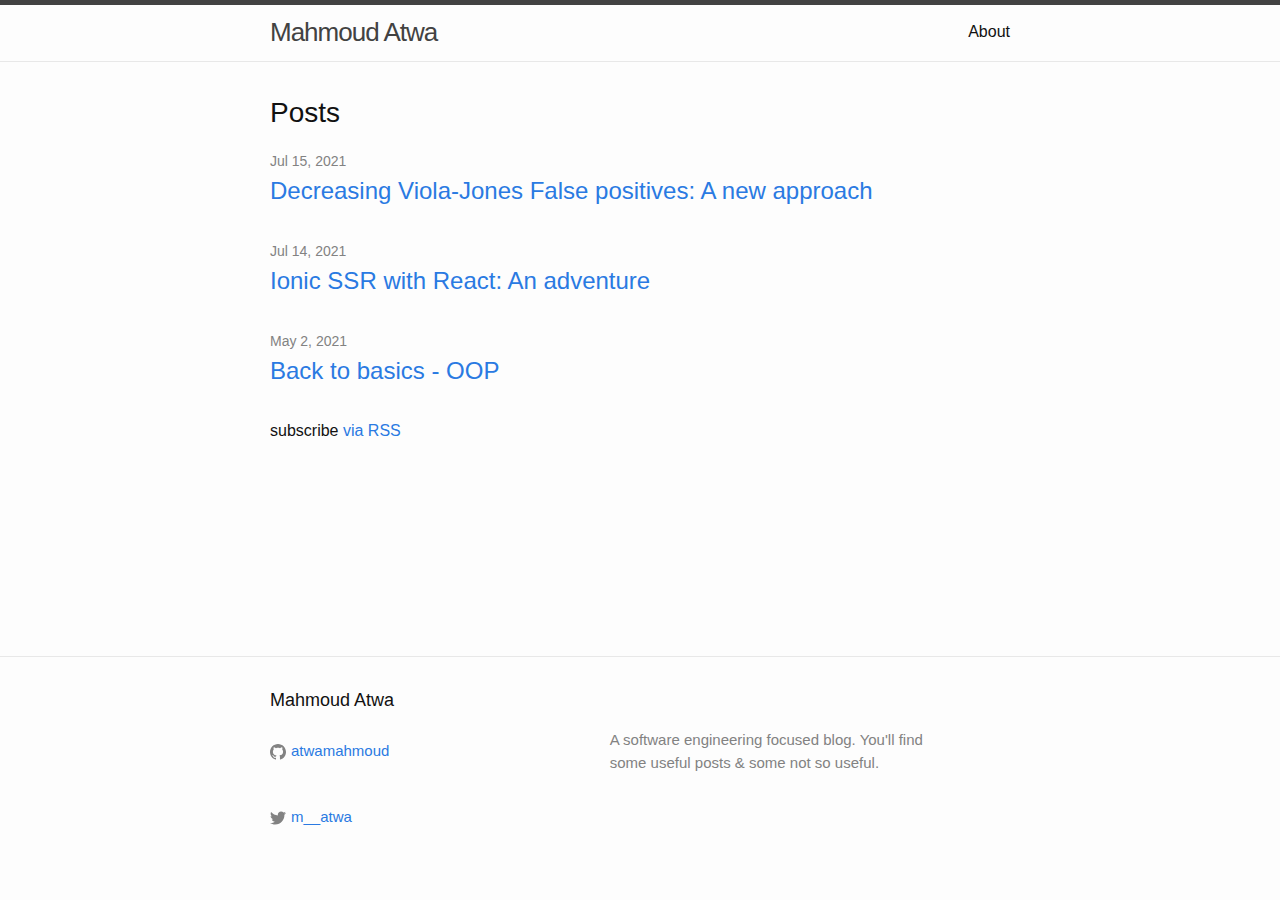
<file: index.html>
<!DOCTYPE html>
<html lang="en"><head>
  <meta charset="utf-8">
  <meta http-equiv="X-UA-Compatible" content="IE=edge">
  <meta name="viewport" content="width=device-width, initial-scale=1"><!-- Begin Jekyll SEO tag v2.7.1 -->
<title>Mahmoud Atwa | A software engineering focused blog. You’ll find some useful posts &amp; some not so useful.</title>
<meta name="generator" content="Jekyll v4.2.0" />
<meta property="og:title" content="Mahmoud Atwa" />
<meta property="og:locale" content="en_US" />
<meta name="description" content="A software engineering focused blog. You’ll find some useful posts &amp; some not so useful." />
<meta property="og:description" content="A software engineering focused blog. You’ll find some useful posts &amp; some not so useful." />
<link rel="canonical" href="https://atwa.me/" />
<meta property="og:url" content="https://atwa.me/" />
<meta property="og:site_name" content="Mahmoud Atwa" />
<meta name="twitter:card" content="summary" />
<meta property="twitter:title" content="Mahmoud Atwa" />
<script type="application/ld+json">
{"url":"https://atwa.me/","headline":"Mahmoud Atwa","description":"A software engineering focused blog. You’ll find some useful posts &amp; some not so useful.","name":"Mahmoud Atwa","@type":"WebSite","@context":"https://schema.org"}</script>
<!-- End Jekyll SEO tag -->
<link rel="stylesheet" href="/assets/main.css"><link type="application/atom+xml" rel="alternate" href="https://atwa.me/feed.xml" title="Mahmoud Atwa" /></head>
<!-- Global site tag (gtag.js) - Google Analytics -->
<script async src="https://www.googletagmanager.com/gtag/js?id=G-YCQ5F2ML7N"></script>
<script>
  window.dataLayer = window.dataLayer || [];
  function gtag(){dataLayer.push(arguments);}
  gtag('js', new Date());

  gtag('config', 'G-YCQ5F2ML7N');
</script>
  <body><header class="site-header" role="banner">

  <div class="wrapper"><a class="site-title" rel="author" href="/">Mahmoud Atwa</a><nav class="site-nav">
        <input type="checkbox" id="nav-trigger" class="nav-trigger" />
        <label for="nav-trigger">
          <span class="menu-icon">
            <svg viewBox="0 0 18 15" width="18px" height="15px">
              <path d="M18,1.484c0,0.82-0.665,1.484-1.484,1.484H1.484C0.665,2.969,0,2.304,0,1.484l0,0C0,0.665,0.665,0,1.484,0 h15.032C17.335,0,18,0.665,18,1.484L18,1.484z M18,7.516C18,8.335,17.335,9,16.516,9H1.484C0.665,9,0,8.335,0,7.516l0,0 c0-0.82,0.665-1.484,1.484-1.484h15.032C17.335,6.031,18,6.696,18,7.516L18,7.516z M18,13.516C18,14.335,17.335,15,16.516,15H1.484 C0.665,15,0,14.335,0,13.516l0,0c0-0.82,0.665-1.483,1.484-1.483h15.032C17.335,12.031,18,12.695,18,13.516L18,13.516z"/>
            </svg>
          </span>
        </label>

        <div class="trigger"><a class="page-link" href="/about/">About</a></div>
      </nav></div>
</header>
<main class="page-content" aria-label="Content">
      <div class="wrapper">
        <div class="home">
<h2 class="post-list-heading">Posts</h2>
    <ul class="post-list"><li><span class="post-meta">Jul 15, 2021</span>
        <h3>
          <a class="post-link" href="/ai/face-detection/python/2021/07/15/decrease-false-positives-viola-jones.html">
            Decreasing Viola-Jones False positives: A new approach
          </a>
        </h3></li><li><span class="post-meta">Jul 14, 2021</span>
        <h3>
          <a class="post-link" href="/front-end/react/ionic/nodejs/2021/07/14/ionic-react-server-side-rendering.html">
            Ionic SSR with React: An adventure
          </a>
        </h3></li><li><span class="post-meta">May 2, 2021</span>
        <h3>
          <a class="post-link" href="/basics/2021/05/02/object-oriented-programming.html">
            Back to basics - OOP
          </a>
        </h3></li></ul>

    <p class="rss-subscribe">subscribe <a href="/feed.xml">via RSS</a></p></div>

      </div>
    </main><footer class="site-footer h-card">
  <data class="u-url" href="/"></data>

  <div class="wrapper">
    <h2 class="footer-heading">Mahmoud Atwa</h2>

    <div class="footer-col-wrapper">
      <div class="footer-col footer-col-3">
        <ul class="social-media-list">
          <li>
            <a href="https://github.com/atwamahmoud">
              <svg class="svg-icon">
                <use xlink:href="/assets/minima-social-icons.svg#github"></use>
              </svg>
              <span class="username">atwamahmoud</span>
            </a>
          </li>
          <li>
            <a class="last-child" href="https://www.twitter.com/m__atwa">
              <svg class="svg-icon">
                <use xlink:href="/assets/minima-social-icons.svg#twitter"></use>
              </svg>
              <span class="username">m__atwa</span>
            </a>
          </li>
        </ul>
      </div>

      <div class="footer-col footer-col-3">
        <p>
          A software engineering focused blog. You'll find some useful posts
          &amp; some not so useful.
        </p>
      </div>
    </div>
  </div>
</footer>
</body>

</html>
</file>
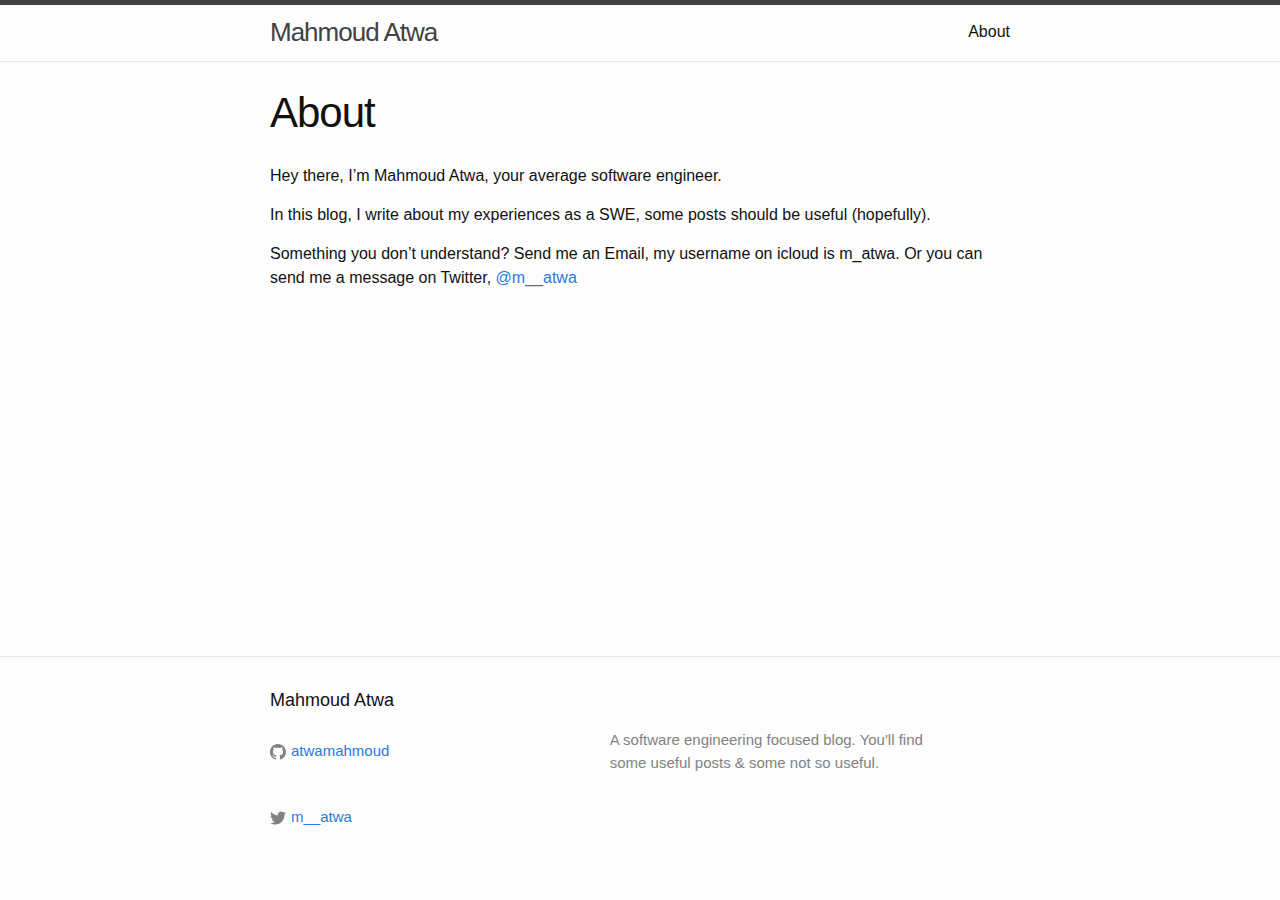
<file: about/index.html>
<!DOCTYPE html>
<html lang="en"><head>
  <meta charset="utf-8">
  <meta http-equiv="X-UA-Compatible" content="IE=edge">
  <meta name="viewport" content="width=device-width, initial-scale=1"><!-- Begin Jekyll SEO tag v2.7.1 -->
<title>About | Mahmoud Atwa</title>
<meta name="generator" content="Jekyll v4.2.0" />
<meta property="og:title" content="About" />
<meta property="og:locale" content="en_US" />
<meta name="description" content="A software engineering focused blog. You’ll find some useful posts &amp; some not so useful." />
<meta property="og:description" content="A software engineering focused blog. You’ll find some useful posts &amp; some not so useful." />
<link rel="canonical" href="https://atwa.me/about/" />
<meta property="og:url" content="https://atwa.me/about/" />
<meta property="og:site_name" content="Mahmoud Atwa" />
<meta name="twitter:card" content="summary" />
<meta property="twitter:title" content="About" />
<script type="application/ld+json">
{"url":"https://atwa.me/about/","headline":"About","description":"A software engineering focused blog. You’ll find some useful posts &amp; some not so useful.","name":"Mahmoud Atwa","@type":"WebSite","@context":"https://schema.org"}</script>
<!-- End Jekyll SEO tag -->
<link rel="stylesheet" href="/assets/main.css"><link type="application/atom+xml" rel="alternate" href="https://atwa.me/feed.xml" title="Mahmoud Atwa" /></head>
<!-- Global site tag (gtag.js) - Google Analytics -->
<script async src="https://www.googletagmanager.com/gtag/js?id=G-YCQ5F2ML7N"></script>
<script>
  window.dataLayer = window.dataLayer || [];
  function gtag(){dataLayer.push(arguments);}
  gtag('js', new Date());

  gtag('config', 'G-YCQ5F2ML7N');
</script>
  <body><header class="site-header" role="banner">

  <div class="wrapper"><a class="site-title" rel="author" href="/">Mahmoud Atwa</a><nav class="site-nav">
        <input type="checkbox" id="nav-trigger" class="nav-trigger" />
        <label for="nav-trigger">
          <span class="menu-icon">
            <svg viewBox="0 0 18 15" width="18px" height="15px">
              <path d="M18,1.484c0,0.82-0.665,1.484-1.484,1.484H1.484C0.665,2.969,0,2.304,0,1.484l0,0C0,0.665,0.665,0,1.484,0 h15.032C17.335,0,18,0.665,18,1.484L18,1.484z M18,7.516C18,8.335,17.335,9,16.516,9H1.484C0.665,9,0,8.335,0,7.516l0,0 c0-0.82,0.665-1.484,1.484-1.484h15.032C17.335,6.031,18,6.696,18,7.516L18,7.516z M18,13.516C18,14.335,17.335,15,16.516,15H1.484 C0.665,15,0,14.335,0,13.516l0,0c0-0.82,0.665-1.483,1.484-1.483h15.032C17.335,12.031,18,12.695,18,13.516L18,13.516z"/>
            </svg>
          </span>
        </label>

        <div class="trigger"><a class="page-link" href="/about/">About</a></div>
      </nav></div>
</header>
<main class="page-content" aria-label="Content">
      <div class="wrapper">
        <article class="post">

  <header class="post-header">
    <h1 class="post-title">About</h1>
  </header>

  <div class="post-content">
    <p>Hey there, I’m Mahmoud Atwa, your average software engineer.</p>

<p>In this blog, I write about my experiences as a SWE, some posts should be useful (hopefully).</p>

<p>Something you don’t understand? Send me an Email, my username on icloud is m_atwa.
Or you can send me a message on Twitter, 
<a href="https://twitter.com/m__atwa">@m__atwa</a></p>

  </div>

</article>

      </div>
    </main><footer class="site-footer h-card">
  <data class="u-url" href="/"></data>

  <div class="wrapper">
    <h2 class="footer-heading">Mahmoud Atwa</h2>

    <div class="footer-col-wrapper">
      <div class="footer-col footer-col-3">
        <ul class="social-media-list">
          <li>
            <a href="https://github.com/atwamahmoud">
              <svg class="svg-icon">
                <use xlink:href="/assets/minima-social-icons.svg#github"></use>
              </svg>
              <span class="username">atwamahmoud</span>
            </a>
          </li>
          <li>
            <a class="last-child" href="https://www.twitter.com/m__atwa">
              <svg class="svg-icon">
                <use xlink:href="/assets/minima-social-icons.svg#twitter"></use>
              </svg>
              <span class="username">m__atwa</span>
            </a>
          </li>
        </ul>
      </div>

      <div class="footer-col footer-col-3">
        <p>
          A software engineering focused blog. You'll find some useful posts
          &amp; some not so useful.
        </p>
      </div>
    </div>
  </div>
</footer>
</body>

</html>
</file>
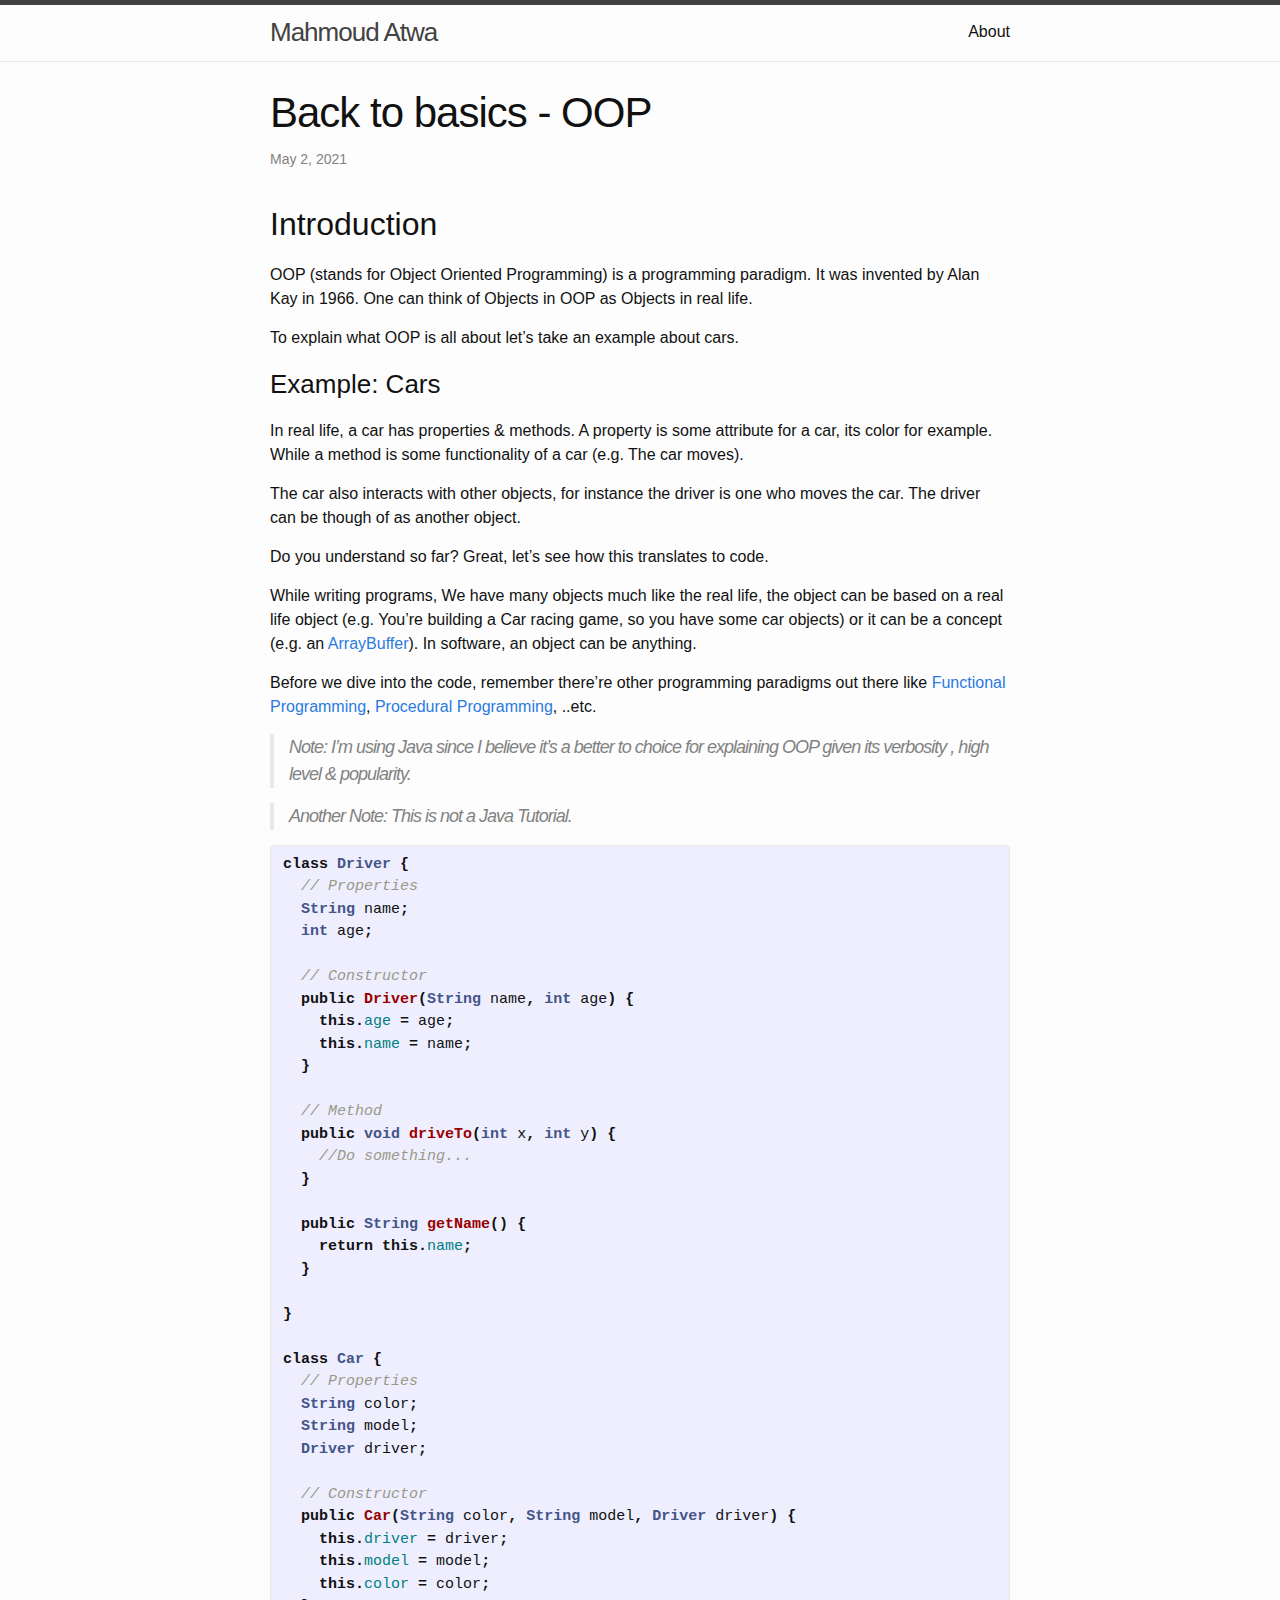
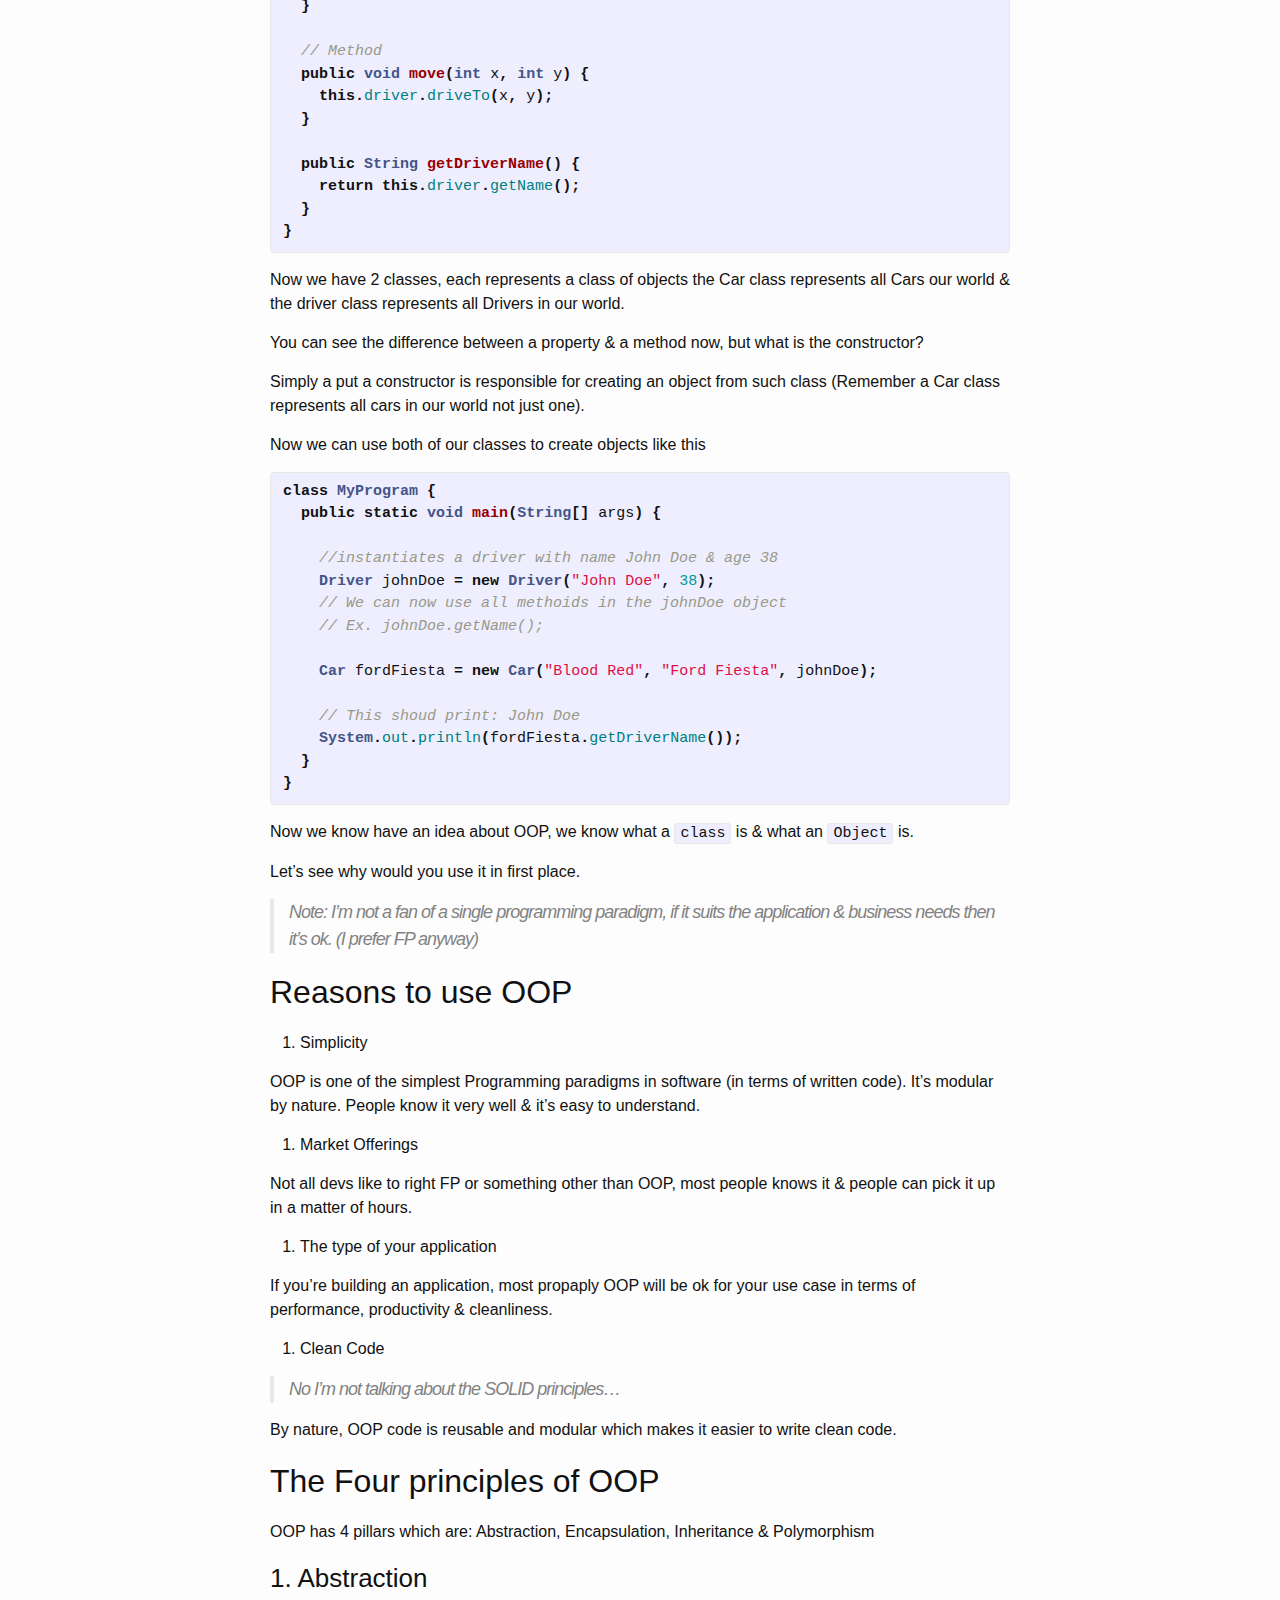
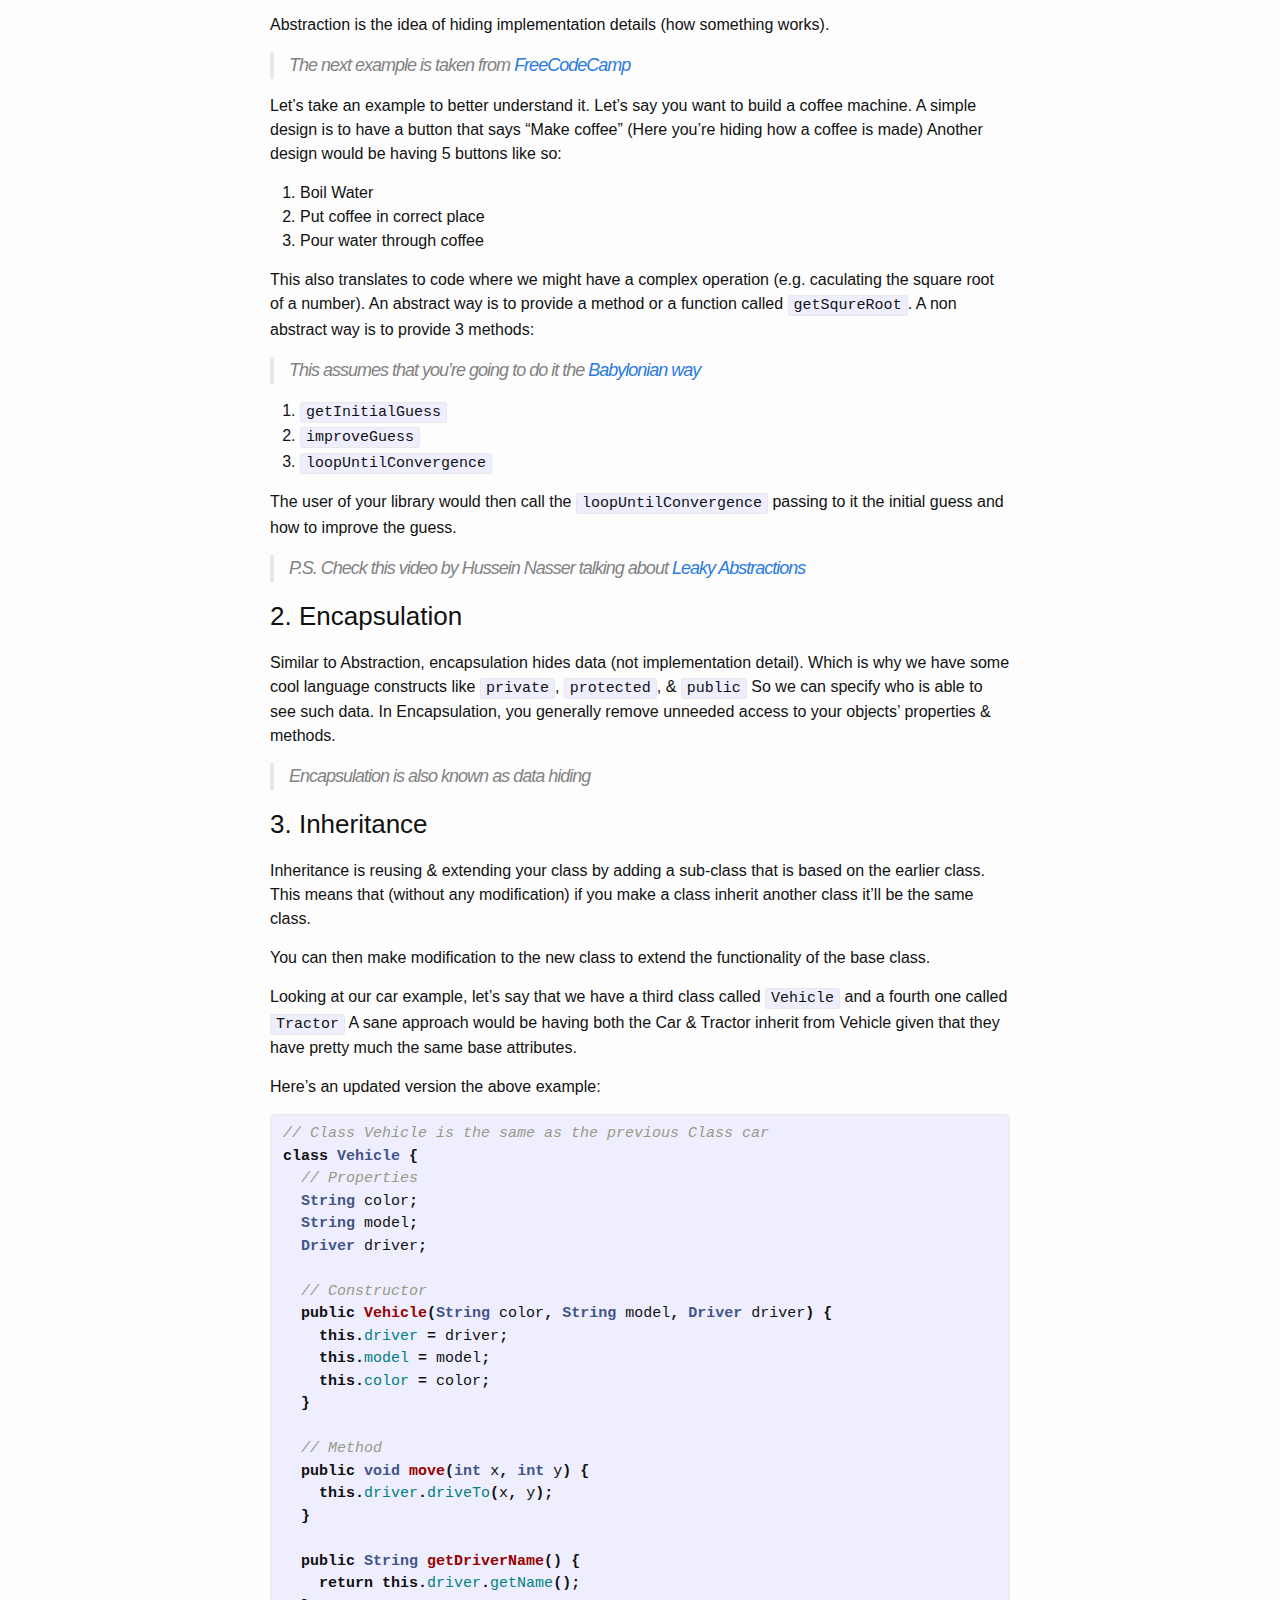
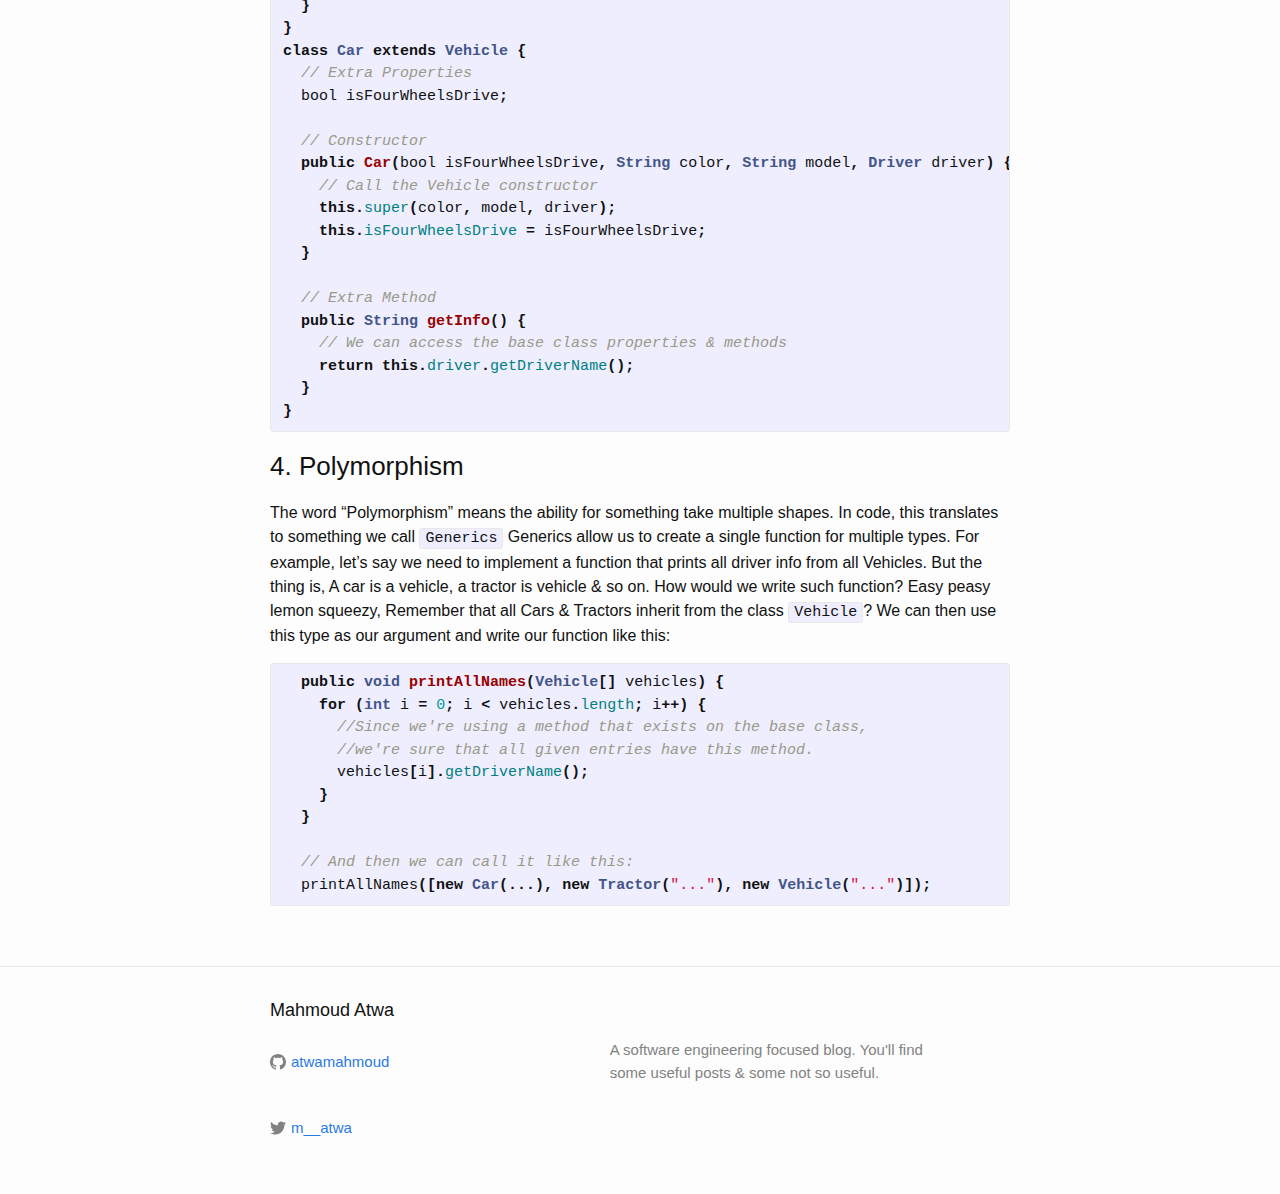
<file: basics/2021/05/02/object-oriented-programming.html>
<!DOCTYPE html>
<html lang="en"><head>
  <meta charset="utf-8">
  <meta http-equiv="X-UA-Compatible" content="IE=edge">
  <meta name="viewport" content="width=device-width, initial-scale=1"><!-- Begin Jekyll SEO tag v2.7.1 -->
<title>Back to basics - OOP | Mahmoud Atwa</title>
<meta name="generator" content="Jekyll v4.2.0" />
<meta property="og:title" content="Back to basics - OOP" />
<meta property="og:locale" content="en_US" />
<meta name="description" content="Introduction" />
<meta property="og:description" content="Introduction" />
<link rel="canonical" href="https://atwa.me/basics/2021/05/02/object-oriented-programming.html" />
<meta property="og:url" content="https://atwa.me/basics/2021/05/02/object-oriented-programming.html" />
<meta property="og:site_name" content="Mahmoud Atwa" />
<meta property="og:type" content="article" />
<meta property="article:published_time" content="2021-05-02T00:56:00+02:00" />
<meta name="twitter:card" content="summary" />
<meta property="twitter:title" content="Back to basics - OOP" />
<script type="application/ld+json">
{"url":"https://atwa.me/basics/2021/05/02/object-oriented-programming.html","headline":"Back to basics - OOP","dateModified":"2021-05-02T00:56:00+02:00","datePublished":"2021-05-02T00:56:00+02:00","description":"Introduction","mainEntityOfPage":{"@type":"WebPage","@id":"https://atwa.me/basics/2021/05/02/object-oriented-programming.html"},"@type":"BlogPosting","@context":"https://schema.org"}</script>
<!-- End Jekyll SEO tag -->
<link rel="stylesheet" href="/assets/main.css"><link type="application/atom+xml" rel="alternate" href="https://atwa.me/feed.xml" title="Mahmoud Atwa" /></head>
<!-- Global site tag (gtag.js) - Google Analytics -->
<script async src="https://www.googletagmanager.com/gtag/js?id=G-YCQ5F2ML7N"></script>
<script>
  window.dataLayer = window.dataLayer || [];
  function gtag(){dataLayer.push(arguments);}
  gtag('js', new Date());

  gtag('config', 'G-YCQ5F2ML7N');
</script>
  <body><header class="site-header" role="banner">

  <div class="wrapper"><a class="site-title" rel="author" href="/">Mahmoud Atwa</a><nav class="site-nav">
        <input type="checkbox" id="nav-trigger" class="nav-trigger" />
        <label for="nav-trigger">
          <span class="menu-icon">
            <svg viewBox="0 0 18 15" width="18px" height="15px">
              <path d="M18,1.484c0,0.82-0.665,1.484-1.484,1.484H1.484C0.665,2.969,0,2.304,0,1.484l0,0C0,0.665,0.665,0,1.484,0 h15.032C17.335,0,18,0.665,18,1.484L18,1.484z M18,7.516C18,8.335,17.335,9,16.516,9H1.484C0.665,9,0,8.335,0,7.516l0,0 c0-0.82,0.665-1.484,1.484-1.484h15.032C17.335,6.031,18,6.696,18,7.516L18,7.516z M18,13.516C18,14.335,17.335,15,16.516,15H1.484 C0.665,15,0,14.335,0,13.516l0,0c0-0.82,0.665-1.483,1.484-1.483h15.032C17.335,12.031,18,12.695,18,13.516L18,13.516z"/>
            </svg>
          </span>
        </label>

        <div class="trigger"><a class="page-link" href="/about/">About</a></div>
      </nav></div>
</header>
<main class="page-content" aria-label="Content">
      <div class="wrapper">
        <article class="post h-entry" itemscope itemtype="http://schema.org/BlogPosting">

  <header class="post-header">
    <h1 class="post-title p-name" itemprop="name headline">Back to basics - OOP</h1>
    <p class="post-meta">
      <time class="dt-published" datetime="2021-05-02T00:56:00+02:00" itemprop="datePublished">May 2, 2021
      </time></p>
  </header>

  <div class="post-content e-content" itemprop="articleBody">
    <h2 id="introduction">Introduction</h2>

<p>OOP (stands for Object Oriented Programming) is a programming paradigm.
It was invented by Alan Kay in 1966.
One can think of Objects in OOP as Objects in real life.</p>

<p>To explain what OOP is all about let’s take an example about cars.</p>

<h3 id="example-cars">Example: Cars</h3>
<p>In real life, a car has properties &amp; methods. A property is some attribute for a car, its color for example. While a method is some functionality of a car (e.g. The car moves).</p>

<p>The car also interacts with other objects, for instance the driver is one who moves the car. The driver can be though of as another object.</p>

<p>Do you understand so far? Great, let’s see how this translates to code.</p>

<p>While writing programs, We have many objects much like the real life, the object can be based on a real life object (e.g. You’re building a Car racing game, so you have some car objects) or it can be a concept (e.g. an <a href="https://en.wikipedia.org/wiki/Data_buffer">ArrayBuffer</a>). In software, an object can be anything.</p>

<p>Before we dive into the code, remember there’re other programming paradigms out there like <a href="https://en.wikipedia.org/wiki/Functional_programming">Functional Programming</a>, <a href="https://en.wikipedia.org/wiki/Procedural_programming">Procedural Programming</a>, ..etc.</p>

<blockquote>
  <p>Note: I’m using Java since I believe it’s a better to choice for explaining OOP given its verbosity , high level &amp; popularity.</p>
</blockquote>

<blockquote>
  <p>Another Note: This is not a Java Tutorial.</p>
</blockquote>

<figure class="highlight"><pre><code class="language-java" data-lang="java"><span class="kd">class</span> <span class="nc">Driver</span> <span class="o">{</span>
  <span class="c1">// Properties</span>
  <span class="nc">String</span> <span class="n">name</span><span class="o">;</span>
  <span class="kt">int</span> <span class="n">age</span><span class="o">;</span>

  <span class="c1">// Constructor</span>
  <span class="kd">public</span> <span class="nf">Driver</span><span class="o">(</span><span class="nc">String</span> <span class="n">name</span><span class="o">,</span> <span class="kt">int</span> <span class="n">age</span><span class="o">)</span> <span class="o">{</span>
    <span class="k">this</span><span class="o">.</span><span class="na">age</span> <span class="o">=</span> <span class="n">age</span><span class="o">;</span>
    <span class="k">this</span><span class="o">.</span><span class="na">name</span> <span class="o">=</span> <span class="n">name</span><span class="o">;</span>
  <span class="o">}</span>

  <span class="c1">// Method</span>
  <span class="kd">public</span> <span class="kt">void</span> <span class="nf">driveTo</span><span class="o">(</span><span class="kt">int</span> <span class="n">x</span><span class="o">,</span> <span class="kt">int</span> <span class="n">y</span><span class="o">)</span> <span class="o">{</span>
    <span class="c1">//Do something...</span>
  <span class="o">}</span>

  <span class="kd">public</span> <span class="nc">String</span> <span class="nf">getName</span><span class="o">()</span> <span class="o">{</span>
    <span class="k">return</span> <span class="k">this</span><span class="o">.</span><span class="na">name</span><span class="o">;</span>
  <span class="o">}</span>

<span class="o">}</span>

<span class="kd">class</span> <span class="nc">Car</span> <span class="o">{</span>
  <span class="c1">// Properties</span>
  <span class="nc">String</span> <span class="n">color</span><span class="o">;</span>
  <span class="nc">String</span> <span class="n">model</span><span class="o">;</span>
  <span class="nc">Driver</span> <span class="n">driver</span><span class="o">;</span>

  <span class="c1">// Constructor</span>
  <span class="kd">public</span> <span class="nf">Car</span><span class="o">(</span><span class="nc">String</span> <span class="n">color</span><span class="o">,</span> <span class="nc">String</span> <span class="n">model</span><span class="o">,</span> <span class="nc">Driver</span> <span class="n">driver</span><span class="o">)</span> <span class="o">{</span>
    <span class="k">this</span><span class="o">.</span><span class="na">driver</span> <span class="o">=</span> <span class="n">driver</span><span class="o">;</span>
    <span class="k">this</span><span class="o">.</span><span class="na">model</span> <span class="o">=</span> <span class="n">model</span><span class="o">;</span>
    <span class="k">this</span><span class="o">.</span><span class="na">color</span> <span class="o">=</span> <span class="n">color</span><span class="o">;</span>
  <span class="o">}</span>

  <span class="c1">// Method</span>
  <span class="kd">public</span> <span class="kt">void</span> <span class="nf">move</span><span class="o">(</span><span class="kt">int</span> <span class="n">x</span><span class="o">,</span> <span class="kt">int</span> <span class="n">y</span><span class="o">)</span> <span class="o">{</span>
    <span class="k">this</span><span class="o">.</span><span class="na">driver</span><span class="o">.</span><span class="na">driveTo</span><span class="o">(</span><span class="n">x</span><span class="o">,</span> <span class="n">y</span><span class="o">);</span>
  <span class="o">}</span>

  <span class="kd">public</span> <span class="nc">String</span> <span class="nf">getDriverName</span><span class="o">()</span> <span class="o">{</span>
    <span class="k">return</span> <span class="k">this</span><span class="o">.</span><span class="na">driver</span><span class="o">.</span><span class="na">getName</span><span class="o">();</span>
  <span class="o">}</span>
<span class="o">}</span></code></pre></figure>

<p>Now we have 2 classes, each represents a class of objects the Car class represents all Cars our world &amp; the driver class represents all Drivers in our world.</p>

<p>You can see the difference between a property &amp; a method now, but what is the constructor?</p>

<p>Simply a put a constructor is responsible for creating an object from such class (Remember a Car class represents all cars in our world not just one).</p>

<p>Now we can use both of our classes to create objects like this</p>

<figure class="highlight"><pre><code class="language-java" data-lang="java"><span class="kd">class</span> <span class="nc">MyProgram</span> <span class="o">{</span>
  <span class="kd">public</span> <span class="kd">static</span> <span class="kt">void</span> <span class="nf">main</span><span class="o">(</span><span class="nc">String</span><span class="o">[]</span> <span class="n">args</span><span class="o">)</span> <span class="o">{</span>

    <span class="c1">//instantiates a driver with name John Doe &amp; age 38 </span>
    <span class="nc">Driver</span> <span class="n">johnDoe</span> <span class="o">=</span> <span class="k">new</span> <span class="nc">Driver</span><span class="o">(</span><span class="s">"John Doe"</span><span class="o">,</span> <span class="mi">38</span><span class="o">);</span>
    <span class="c1">// We can now use all methoids in the johnDoe object</span>
    <span class="c1">// Ex. johnDoe.getName();</span>

    <span class="nc">Car</span> <span class="n">fordFiesta</span> <span class="o">=</span> <span class="k">new</span> <span class="nc">Car</span><span class="o">(</span><span class="s">"Blood Red"</span><span class="o">,</span> <span class="s">"Ford Fiesta"</span><span class="o">,</span> <span class="n">johnDoe</span><span class="o">);</span>

    <span class="c1">// This shoud print: John Doe</span>
    <span class="nc">System</span><span class="o">.</span><span class="na">out</span><span class="o">.</span><span class="na">println</span><span class="o">(</span><span class="n">fordFiesta</span><span class="o">.</span><span class="na">getDriverName</span><span class="o">());</span>
  <span class="o">}</span>
<span class="o">}</span></code></pre></figure>

<p>Now we know have an idea about OOP, we know what a <code class="language-plaintext highlighter-rouge">class</code> is &amp; what an <code class="language-plaintext highlighter-rouge">Object</code> is.</p>

<p>Let’s see why would you use it in first place.</p>

<blockquote>
  <p>Note: I’m not a fan of a single programming paradigm, if it suits the application &amp; business needs then it’s ok. (I prefer FP anyway)</p>
</blockquote>

<h2 id="reasons-to-use-oop">Reasons to use OOP</h2>

<ol>
  <li>Simplicity</li>
</ol>

<p>OOP is one of the simplest Programming paradigms in software (in terms of written code). It’s modular by nature. People know it very well &amp; it’s easy to understand.</p>

<ol>
  <li>Market Offerings</li>
</ol>

<p>Not all devs like to right FP or something other than OOP, most people knows it &amp; people can pick it up in a matter of hours.</p>

<ol>
  <li>The type of your application</li>
</ol>

<p>If you’re building an application, most propaply OOP will be ok for your use case in terms of performance, productivity &amp; cleanliness.</p>

<ol>
  <li>Clean Code</li>
</ol>

<blockquote>
  <p>No I’m not talking about the SOLID principles…</p>
</blockquote>

<p>By nature, OOP code is reusable and modular which makes it easier to write clean code.</p>

<h2 id="the-four-principles-of-oop">The Four principles of OOP</h2>

<p>OOP has 4 pillars which are: Abstraction, Encapsulation, Inheritance &amp; Polymorphism</p>

<h3 id="1-abstraction">1. Abstraction</h3>

<p>Abstraction is the idea of hiding implementation details (how something works).</p>
<blockquote>
  <p>The next example is taken from <a href="https://www.freecodecamp.org/news/four-pillars-of-object-oriented-programming/">FreeCodeCamp</a></p>
</blockquote>

<p>Let’s take an example to better understand it. Let’s say you want to build a coffee machine.
A simple design is to have a button that says “Make coffee” (Here you’re hiding how a coffee is made) Another design would be having 5 buttons like so:</p>
<ol>
  <li>Boil Water</li>
  <li>Put coffee in correct place</li>
  <li>Pour water through coffee</li>
</ol>

<p>This also translates to code where we might have a complex operation (e.g. caculating the square root of a number). An abstract way is to provide a method or a function called <code class="language-plaintext highlighter-rouge">getSqureRoot</code>.
A non abstract way is to provide 3 methods:</p>
<blockquote>
  <p>This assumes that you’re going to do it the <a href="https://en.wikipedia.org/wiki/Methods_of_computing_square_roots#Babylonian_method">Babylonian way</a></p>
</blockquote>

<ol>
  <li><code class="language-plaintext highlighter-rouge">getInitialGuess</code></li>
  <li><code class="language-plaintext highlighter-rouge">improveGuess</code></li>
  <li><code class="language-plaintext highlighter-rouge">loopUntilConvergence</code></li>
</ol>

<p>The user of your library would then call the <code class="language-plaintext highlighter-rouge">loopUntilConvergence</code> passing to it the initial guess and how to improve the guess.</p>

<blockquote>
  <p>P.S. Check this video by Hussein Nasser talking about <a href="https://www.youtube.com/watch?v=4a3bI7AYsy4">Leaky Abstractions</a></p>
</blockquote>

<h3 id="2-encapsulation">2. Encapsulation</h3>

<p>Similar to Abstraction, encapsulation hides data (not implementation detail). Which is why we have some cool language constructs like <code class="language-plaintext highlighter-rouge">private</code>, <code class="language-plaintext highlighter-rouge">protected</code>, &amp; <code class="language-plaintext highlighter-rouge">public</code> So we can specify who is able to see such data. In Encapsulation, you generally remove unneeded access to your objects’ properties &amp; methods.</p>
<blockquote>
  <p>Encapsulation is also known as data hiding</p>
</blockquote>

<h3 id="3-inheritance">3. Inheritance</h3>

<p>Inheritance is reusing &amp; extending your class by adding a sub-class that is based on the earlier class.
This means that (without any modification) if you make a class inherit another class it’ll be the same class.</p>

<p>You can then make modification to the new class to extend the functionality of the base class.</p>

<p>Looking at our car example, let’s say that we have a third class called <code class="language-plaintext highlighter-rouge">Vehicle</code> and a fourth one called <code class="language-plaintext highlighter-rouge">Tractor</code> A sane approach would be having both the Car &amp; Tractor inherit from Vehicle given that they have pretty much the same base attributes.</p>

<p>Here’s an updated version the above example:</p>

<figure class="highlight"><pre><code class="language-java" data-lang="java"><span class="c1">// Class Vehicle is the same as the previous Class car</span>
<span class="kd">class</span> <span class="nc">Vehicle</span> <span class="o">{</span>
  <span class="c1">// Properties</span>
  <span class="nc">String</span> <span class="n">color</span><span class="o">;</span>
  <span class="nc">String</span> <span class="n">model</span><span class="o">;</span>
  <span class="nc">Driver</span> <span class="n">driver</span><span class="o">;</span>

  <span class="c1">// Constructor</span>
  <span class="kd">public</span> <span class="nf">Vehicle</span><span class="o">(</span><span class="nc">String</span> <span class="n">color</span><span class="o">,</span> <span class="nc">String</span> <span class="n">model</span><span class="o">,</span> <span class="nc">Driver</span> <span class="n">driver</span><span class="o">)</span> <span class="o">{</span>
    <span class="k">this</span><span class="o">.</span><span class="na">driver</span> <span class="o">=</span> <span class="n">driver</span><span class="o">;</span>
    <span class="k">this</span><span class="o">.</span><span class="na">model</span> <span class="o">=</span> <span class="n">model</span><span class="o">;</span>
    <span class="k">this</span><span class="o">.</span><span class="na">color</span> <span class="o">=</span> <span class="n">color</span><span class="o">;</span>
  <span class="o">}</span>

  <span class="c1">// Method</span>
  <span class="kd">public</span> <span class="kt">void</span> <span class="nf">move</span><span class="o">(</span><span class="kt">int</span> <span class="n">x</span><span class="o">,</span> <span class="kt">int</span> <span class="n">y</span><span class="o">)</span> <span class="o">{</span>
    <span class="k">this</span><span class="o">.</span><span class="na">driver</span><span class="o">.</span><span class="na">driveTo</span><span class="o">(</span><span class="n">x</span><span class="o">,</span> <span class="n">y</span><span class="o">);</span>
  <span class="o">}</span>

  <span class="kd">public</span> <span class="nc">String</span> <span class="nf">getDriverName</span><span class="o">()</span> <span class="o">{</span>
    <span class="k">return</span> <span class="k">this</span><span class="o">.</span><span class="na">driver</span><span class="o">.</span><span class="na">getName</span><span class="o">();</span>
  <span class="o">}</span>
<span class="o">}</span>
<span class="kd">class</span> <span class="nc">Car</span> <span class="kd">extends</span> <span class="nc">Vehicle</span> <span class="o">{</span>
  <span class="c1">// Extra Properties</span>
  <span class="n">bool</span> <span class="n">isFourWheelsDrive</span><span class="o">;</span>

  <span class="c1">// Constructor</span>
  <span class="kd">public</span> <span class="nf">Car</span><span class="o">(</span><span class="n">bool</span> <span class="n">isFourWheelsDrive</span><span class="o">,</span> <span class="nc">String</span> <span class="n">color</span><span class="o">,</span> <span class="nc">String</span> <span class="n">model</span><span class="o">,</span> <span class="nc">Driver</span> <span class="n">driver</span><span class="o">)</span> <span class="o">{</span>
    <span class="c1">// Call the Vehicle constructor</span>
    <span class="k">this</span><span class="o">.</span><span class="na">super</span><span class="o">(</span><span class="n">color</span><span class="o">,</span> <span class="n">model</span><span class="o">,</span> <span class="n">driver</span><span class="o">);</span>
    <span class="k">this</span><span class="o">.</span><span class="na">isFourWheelsDrive</span> <span class="o">=</span> <span class="n">isFourWheelsDrive</span><span class="o">;</span>
  <span class="o">}</span>

  <span class="c1">// Extra Method</span>
  <span class="kd">public</span> <span class="nc">String</span> <span class="nf">getInfo</span><span class="o">()</span> <span class="o">{</span>
    <span class="c1">// We can access the base class properties &amp; methods</span>
    <span class="k">return</span> <span class="k">this</span><span class="o">.</span><span class="na">driver</span><span class="o">.</span><span class="na">getDriverName</span><span class="o">();</span>
  <span class="o">}</span>
<span class="o">}</span></code></pre></figure>

<h3 id="4-polymorphism">4. Polymorphism</h3>

<p>The word “Polymorphism” means the ability for something take multiple shapes. In code, this translates to something we call <code class="language-plaintext highlighter-rouge">Generics</code> Generics allow us to create a single function for multiple types. For example, let’s say we need to implement a function that prints all driver info from all Vehicles. But the thing is, A car is a vehicle, a tractor is vehicle &amp; so on. How would we write such function? Easy peasy lemon squeezy, Remember that all Cars &amp; Tractors inherit from the class <code class="language-plaintext highlighter-rouge">Vehicle</code>? We can then use this type as our argument and write our function like this:</p>

<figure class="highlight"><pre><code class="language-java" data-lang="java">  <span class="kd">public</span> <span class="kt">void</span> <span class="nf">printAllNames</span><span class="o">(</span><span class="nc">Vehicle</span><span class="o">[]</span> <span class="n">vehicles</span><span class="o">)</span> <span class="o">{</span>
    <span class="k">for</span> <span class="o">(</span><span class="kt">int</span> <span class="n">i</span> <span class="o">=</span> <span class="mi">0</span><span class="o">;</span> <span class="n">i</span> <span class="o">&lt;</span> <span class="n">vehicles</span><span class="o">.</span><span class="na">length</span><span class="o">;</span> <span class="n">i</span><span class="o">++)</span> <span class="o">{</span>
      <span class="c1">//Since we're using a method that exists on the base class,</span>
      <span class="c1">//we're sure that all given entries have this method.</span>
      <span class="n">vehicles</span><span class="o">[</span><span class="n">i</span><span class="o">].</span><span class="na">getDriverName</span><span class="o">();</span>
    <span class="o">}</span>
  <span class="o">}</span>

  <span class="c1">// And then we can call it like this:</span>
  <span class="n">printAllNames</span><span class="o">([</span><span class="k">new</span> <span class="nc">Car</span><span class="o">(...),</span> <span class="k">new</span> <span class="nc">Tractor</span><span class="o">(</span><span class="s">"..."</span><span class="o">),</span> <span class="k">new</span> <span class="nc">Vehicle</span><span class="o">(</span><span class="s">"..."</span><span class="o">)]);</span></code></pre></figure>


  </div><a class="u-url" href="/basics/2021/05/02/object-oriented-programming.html" hidden></a>
</article>

      </div>
    </main><footer class="site-footer h-card">
  <data class="u-url" href="/"></data>

  <div class="wrapper">
    <h2 class="footer-heading">Mahmoud Atwa</h2>

    <div class="footer-col-wrapper">
      <div class="footer-col footer-col-3">
        <ul class="social-media-list">
          <li>
            <a href="https://github.com/atwamahmoud">
              <svg class="svg-icon">
                <use xlink:href="/assets/minima-social-icons.svg#github"></use>
              </svg>
              <span class="username">atwamahmoud</span>
            </a>
          </li>
          <li>
            <a class="last-child" href="https://www.twitter.com/m__atwa">
              <svg class="svg-icon">
                <use xlink:href="/assets/minima-social-icons.svg#twitter"></use>
              </svg>
              <span class="username">m__atwa</span>
            </a>
          </li>
        </ul>
      </div>

      <div class="footer-col footer-col-3">
        <p>
          A software engineering focused blog. You'll find some useful posts
          &amp; some not so useful.
        </p>
      </div>
    </div>
  </div>
</footer>
</body>

</html>
</file>
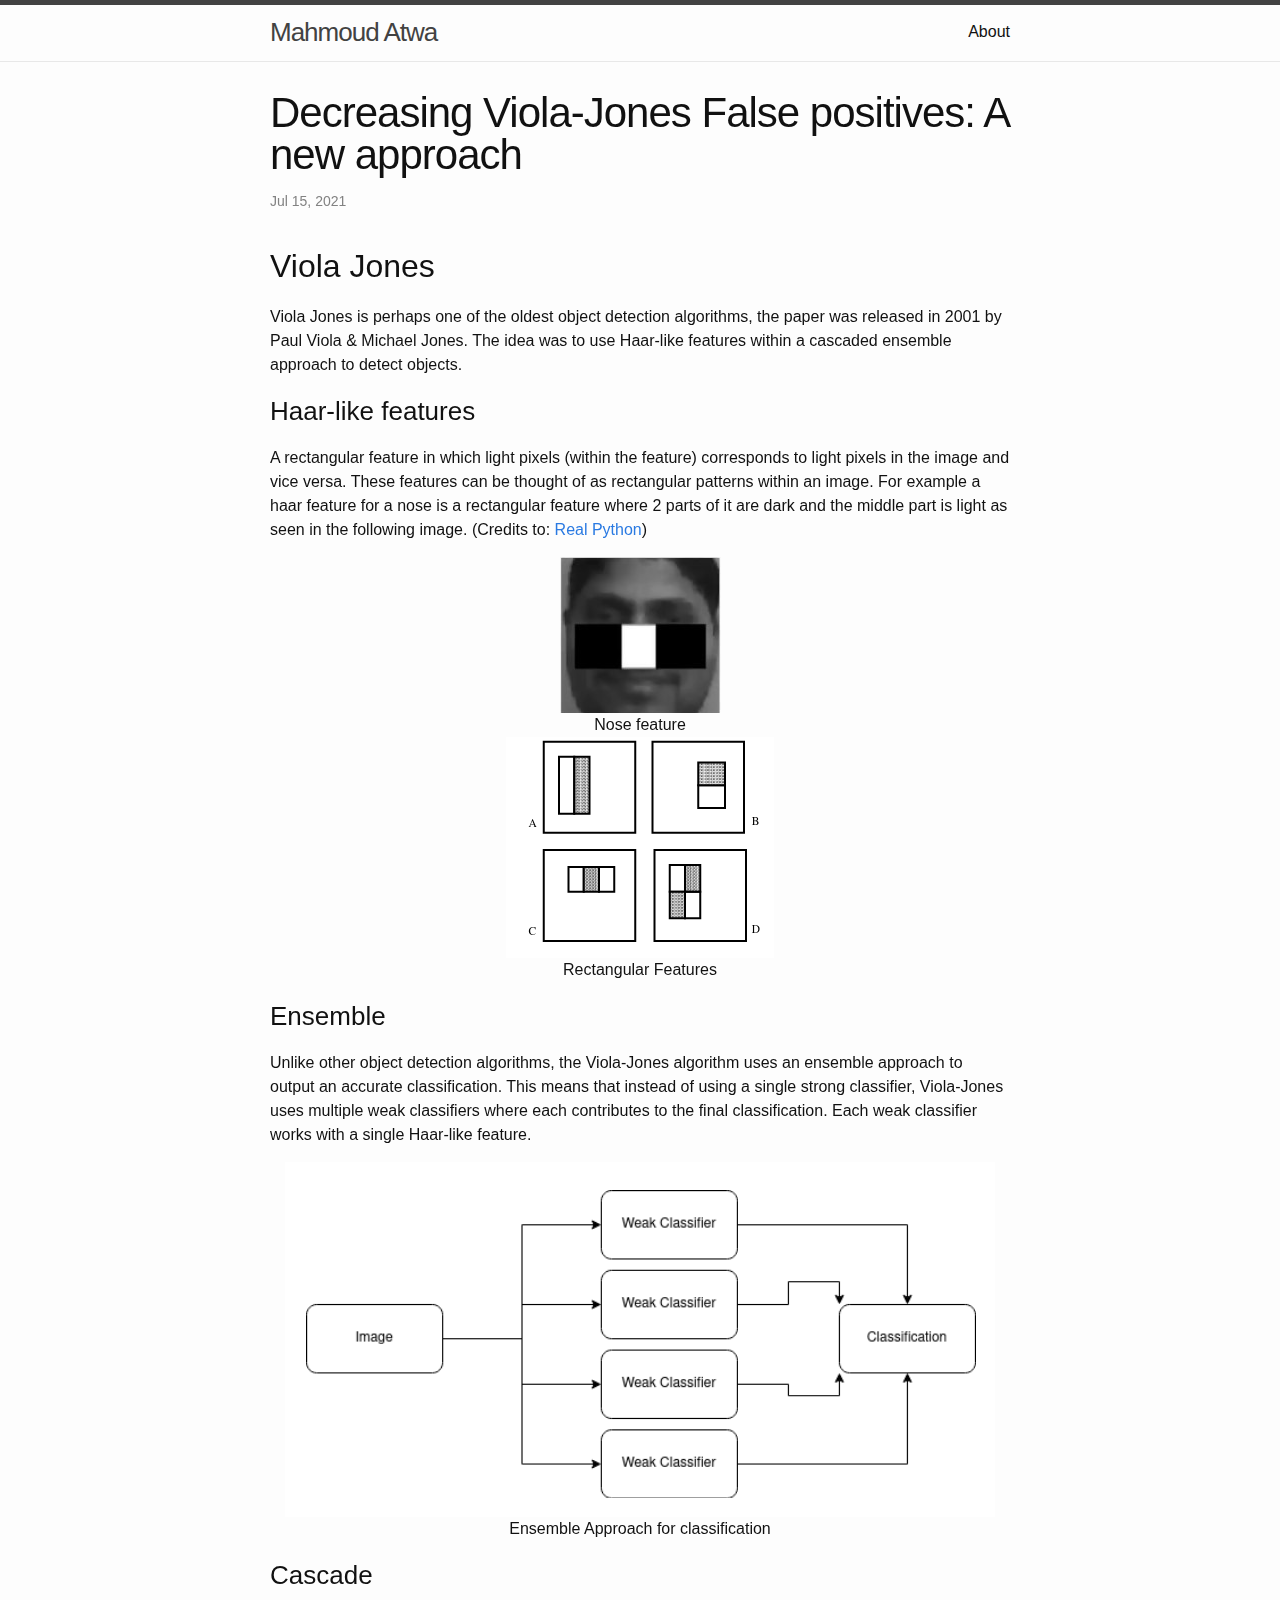
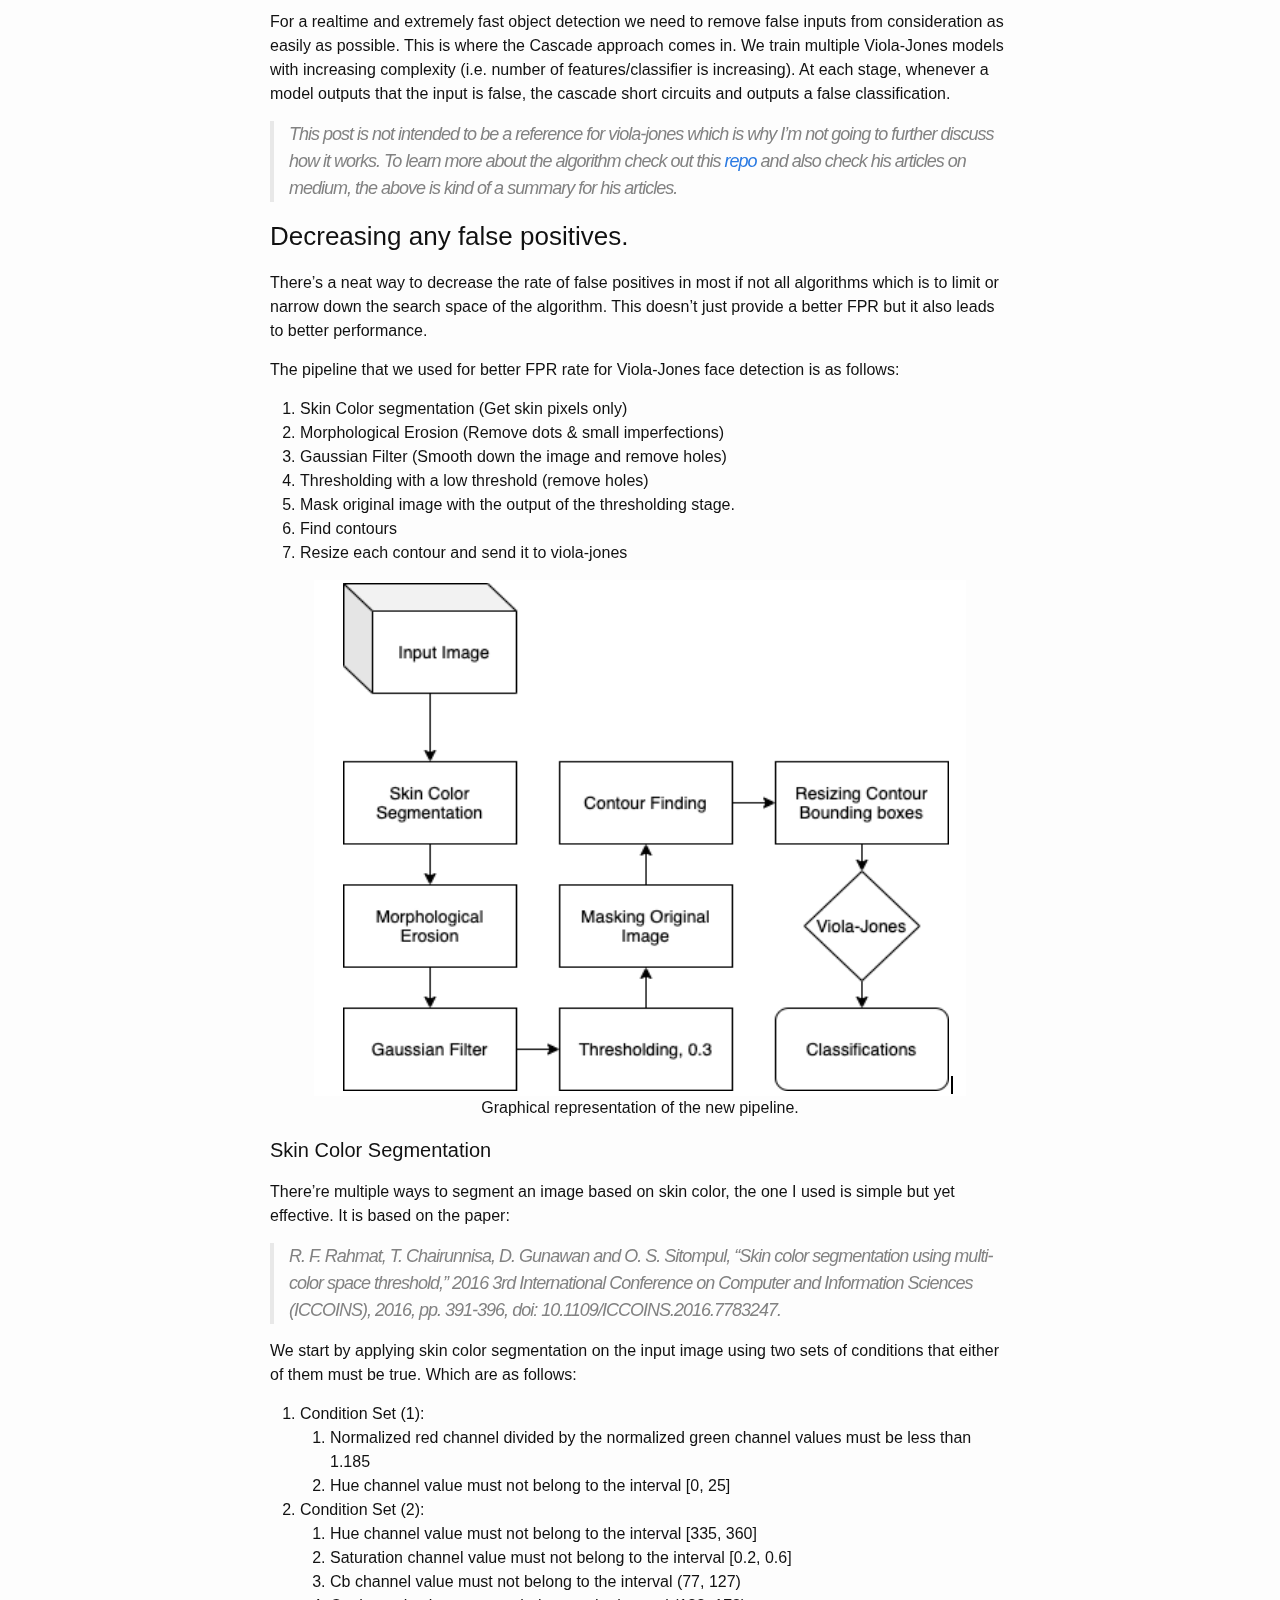
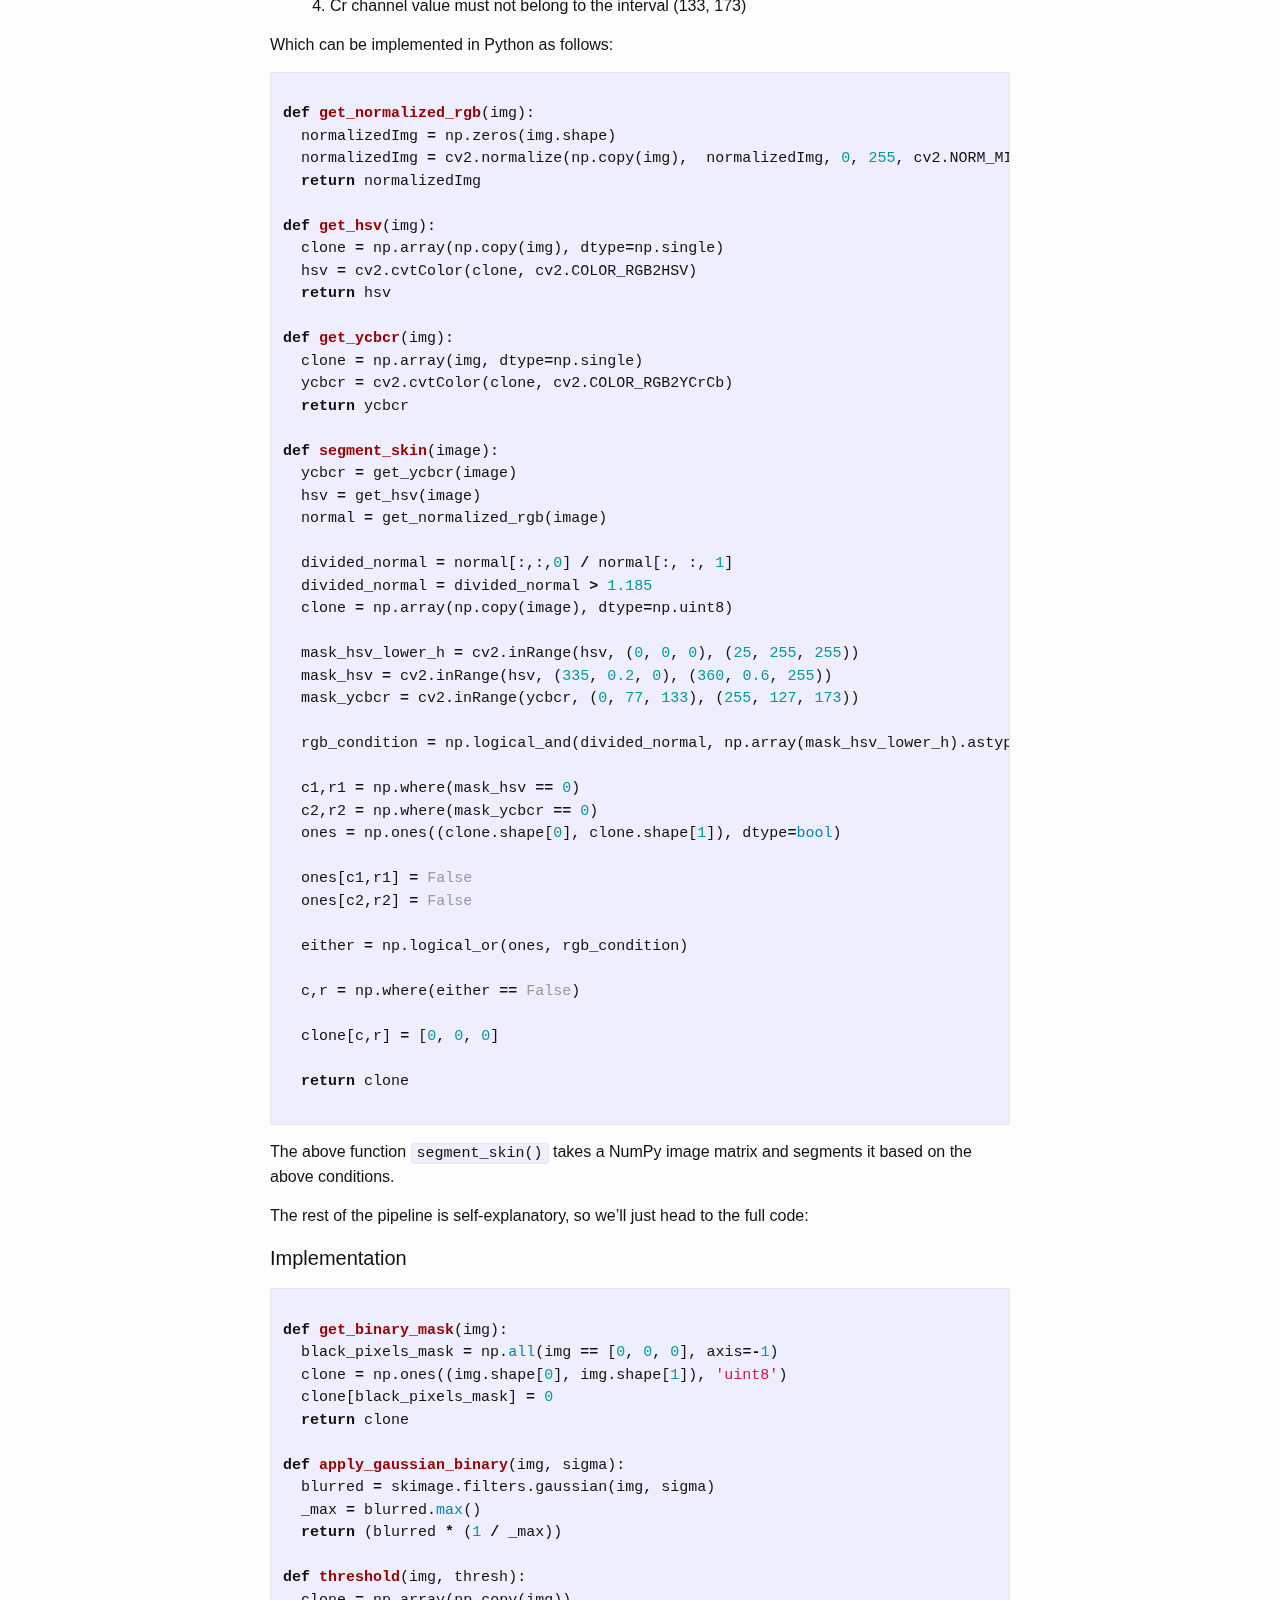
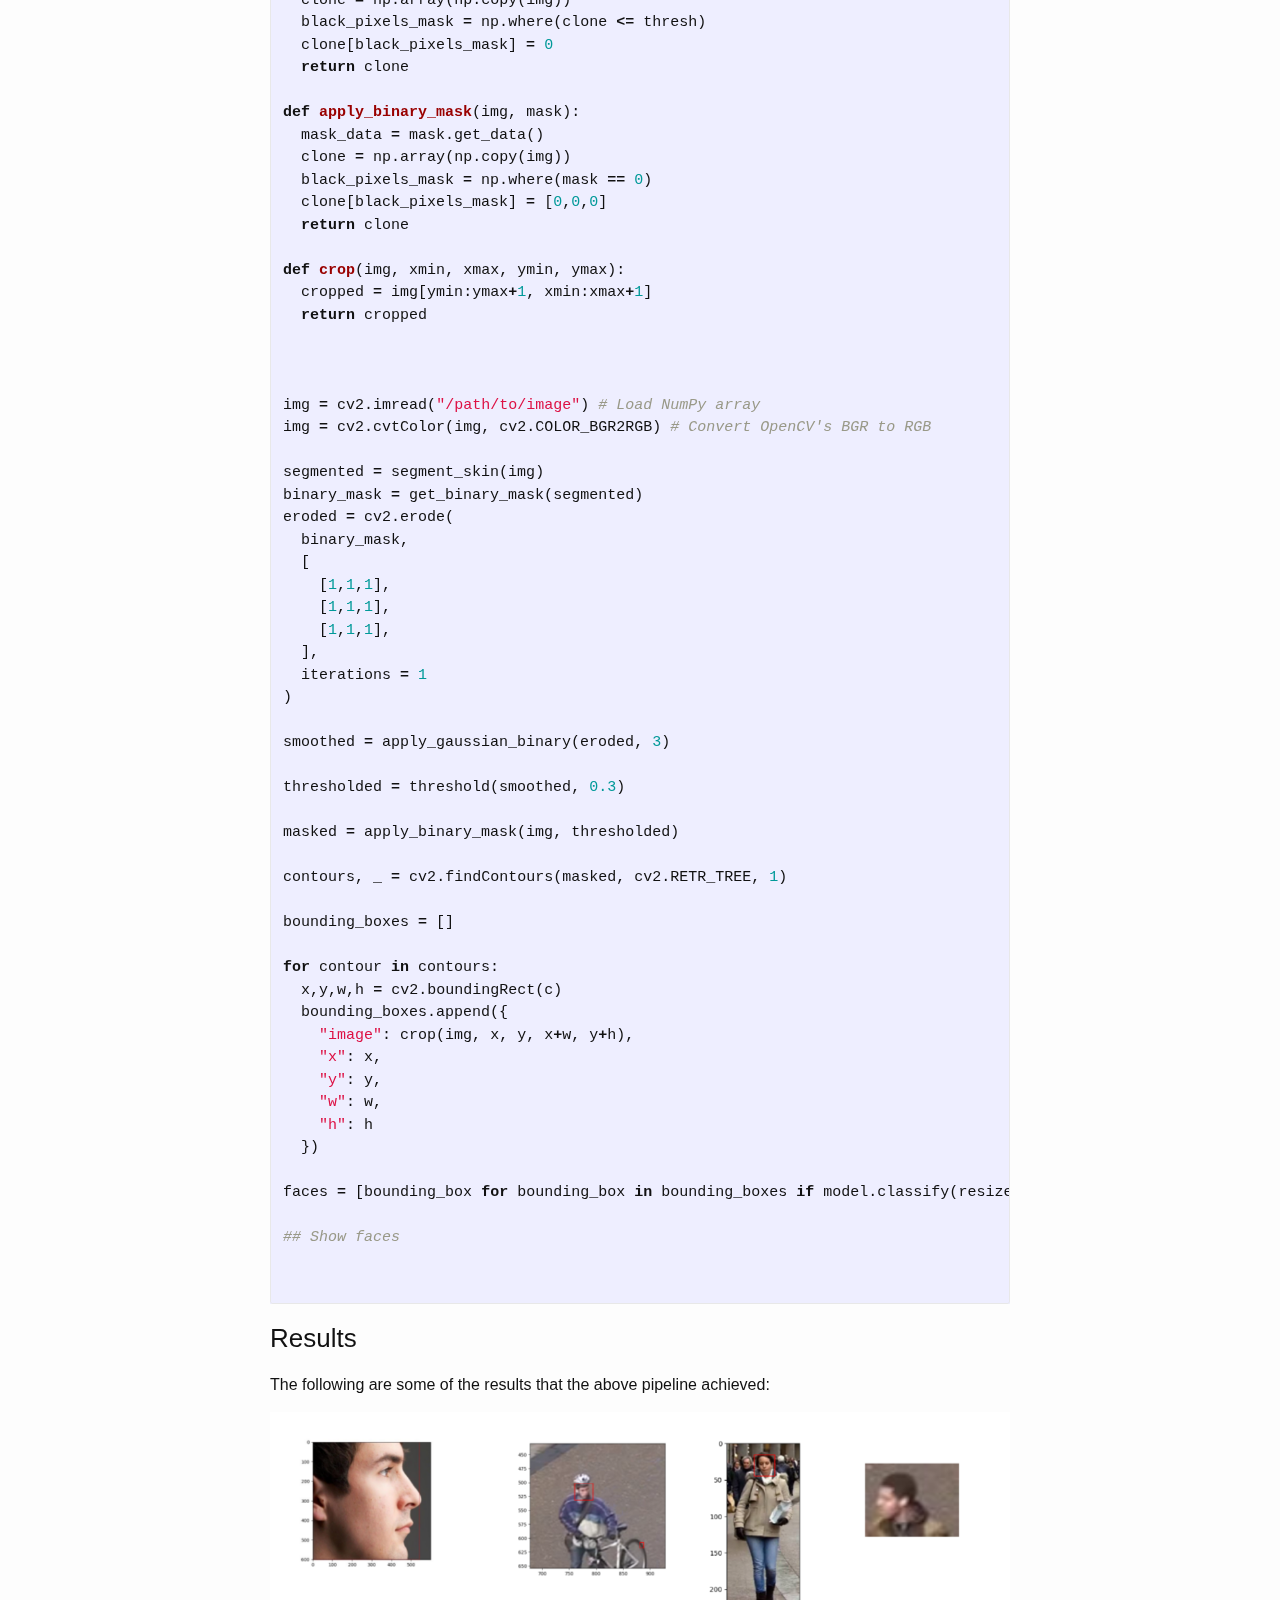
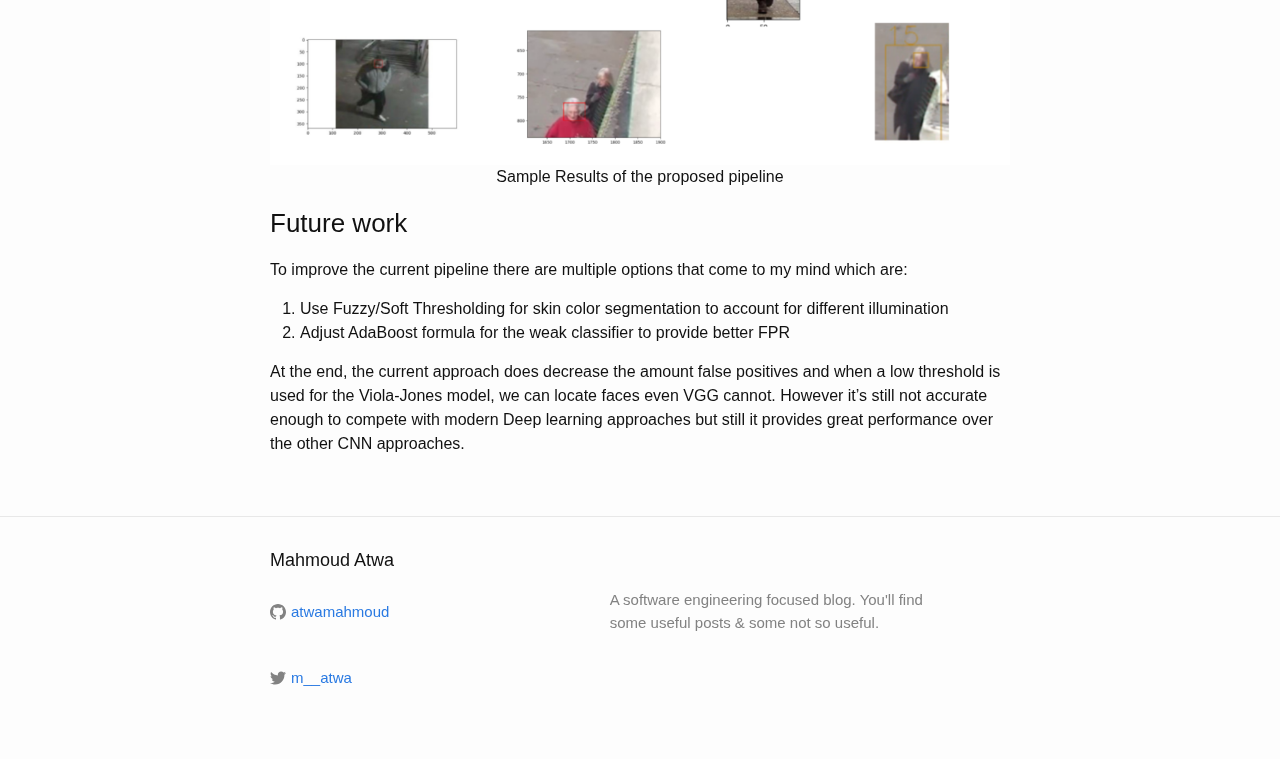
<file: ai/face-detection/python/2021/07/15/decrease-false-positives-viola-jones.html>
<!DOCTYPE html>
<html lang="en"><head>
  <meta charset="utf-8">
  <meta http-equiv="X-UA-Compatible" content="IE=edge">
  <meta name="viewport" content="width=device-width, initial-scale=1"><!-- Begin Jekyll SEO tag v2.7.1 -->
<title>Decreasing Viola-Jones False positives: A new approach | Mahmoud Atwa</title>
<meta name="generator" content="Jekyll v4.2.0" />
<meta property="og:title" content="Decreasing Viola-Jones False positives: A new approach" />
<meta property="og:locale" content="en_US" />
<meta name="description" content="Viola Jones" />
<meta property="og:description" content="Viola Jones" />
<link rel="canonical" href="https://atwa.me/ai/face-detection/python/2021/07/15/decrease-false-positives-viola-jones.html" />
<meta property="og:url" content="https://atwa.me/ai/face-detection/python/2021/07/15/decrease-false-positives-viola-jones.html" />
<meta property="og:site_name" content="Mahmoud Atwa" />
<meta property="og:type" content="article" />
<meta property="article:published_time" content="2021-07-15T00:56:00+02:00" />
<meta name="twitter:card" content="summary" />
<meta property="twitter:title" content="Decreasing Viola-Jones False positives: A new approach" />
<script type="application/ld+json">
{"url":"https://atwa.me/ai/face-detection/python/2021/07/15/decrease-false-positives-viola-jones.html","headline":"Decreasing Viola-Jones False positives: A new approach","dateModified":"2021-07-15T00:56:00+02:00","datePublished":"2021-07-15T00:56:00+02:00","description":"Viola Jones","mainEntityOfPage":{"@type":"WebPage","@id":"https://atwa.me/ai/face-detection/python/2021/07/15/decrease-false-positives-viola-jones.html"},"@type":"BlogPosting","@context":"https://schema.org"}</script>
<!-- End Jekyll SEO tag -->
<link rel="stylesheet" href="/assets/main.css"><link type="application/atom+xml" rel="alternate" href="https://atwa.me/feed.xml" title="Mahmoud Atwa" /></head>
<!-- Global site tag (gtag.js) - Google Analytics -->
<script async src="https://www.googletagmanager.com/gtag/js?id=G-YCQ5F2ML7N"></script>
<script>
  window.dataLayer = window.dataLayer || [];
  function gtag(){dataLayer.push(arguments);}
  gtag('js', new Date());

  gtag('config', 'G-YCQ5F2ML7N');
</script>
  <body><header class="site-header" role="banner">

  <div class="wrapper"><a class="site-title" rel="author" href="/">Mahmoud Atwa</a><nav class="site-nav">
        <input type="checkbox" id="nav-trigger" class="nav-trigger" />
        <label for="nav-trigger">
          <span class="menu-icon">
            <svg viewBox="0 0 18 15" width="18px" height="15px">
              <path d="M18,1.484c0,0.82-0.665,1.484-1.484,1.484H1.484C0.665,2.969,0,2.304,0,1.484l0,0C0,0.665,0.665,0,1.484,0 h15.032C17.335,0,18,0.665,18,1.484L18,1.484z M18,7.516C18,8.335,17.335,9,16.516,9H1.484C0.665,9,0,8.335,0,7.516l0,0 c0-0.82,0.665-1.484,1.484-1.484h15.032C17.335,6.031,18,6.696,18,7.516L18,7.516z M18,13.516C18,14.335,17.335,15,16.516,15H1.484 C0.665,15,0,14.335,0,13.516l0,0c0-0.82,0.665-1.483,1.484-1.483h15.032C17.335,12.031,18,12.695,18,13.516L18,13.516z"/>
            </svg>
          </span>
        </label>

        <div class="trigger"><a class="page-link" href="/about/">About</a></div>
      </nav></div>
</header>
<main class="page-content" aria-label="Content">
      <div class="wrapper">
        <article class="post h-entry" itemscope itemtype="http://schema.org/BlogPosting">

  <header class="post-header">
    <h1 class="post-title p-name" itemprop="name headline">Decreasing Viola-Jones False positives: A new approach</h1>
    <p class="post-meta">
      <time class="dt-published" datetime="2021-07-15T00:56:00+02:00" itemprop="datePublished">Jul 15, 2021
      </time></p>
  </header>

  <div class="post-content e-content" itemprop="articleBody">
    <h2 id="viola-jones">Viola Jones</h2>

<p>Viola Jones is perhaps one of the oldest object detection algorithms, the paper was released in 2001 by Paul Viola &amp; Michael Jones.
The idea was to use Haar-like features within a cascaded ensemble approach to detect objects.</p>

<h3 id="haar-like-features">Haar-like features</h3>

<p>A rectangular feature in which light pixels (within the feature) corresponds to light pixels in the image and vice versa.
These features can be thought of as rectangular patterns within an image. For example a haar feature for a nose is a rectangular feature where 2 parts of it are dark and the middle part is light as seen in the following image. (Credits to: <a href="https://www.youtube.com/watch?v=RPoUdDGonWc">Real Python</a>)</p>

<p align="center">
    <img src="/images/nose-feature.png" alt="Haar-like Nose feature" />
    <br />
    Nose feature
    <br />
    <img src="/images/rectangular_features.png" alt="Haar-like features" />
    <br />
    Rectangular Features
</p>

<h3 id="ensemble">Ensemble</h3>

<p>Unlike other object detection algorithms, the Viola-Jones algorithm uses an ensemble approach to output an accurate classification.
This means that instead of using a single strong classifier, Viola-Jones uses multiple weak classifiers where each contributes to the final classification.
Each weak classifier works with a single Haar-like feature.</p>

<p align="center">
    <img src="/images/ensemble.png" alt="Ensemble Approach for classification" />
    <br />
    Ensemble Approach for classification
</p>

<h3 id="cascade">Cascade</h3>

<p>For a realtime and extremely fast object detection we need to remove false inputs from consideration as easily as possible. This is where the Cascade approach comes in.
We train multiple Viola-Jones models with increasing complexity (i.e. number of features/classifier is increasing).
At each stage, whenever a model outputs that the input is false, the cascade short circuits and outputs a false classification.</p>

<blockquote>
  <p>This post is not intended to be a reference for viola-jones which is why I’m not going to further discuss how it works.
To learn more about the algorithm check out this <a href="https://github.com/aparande/FaceDetection">repo</a> and also check his articles on medium, the above is kind of a summary for his articles.</p>
</blockquote>

<h3 id="decreasing-any-false-positives">Decreasing any false positives.</h3>

<p>There’s a neat way to decrease the rate of false positives in most if not all algorithms which is to limit or narrow down the search space of the algorithm.
This doesn’t just provide a better FPR but it also leads to better performance.</p>

<p>The pipeline that we used for better FPR rate for Viola-Jones face detection is as follows:</p>

<ol>
  <li>Skin Color segmentation (Get skin pixels only)</li>
  <li>Morphological Erosion (Remove dots &amp; small imperfections)</li>
  <li>Gaussian Filter (Smooth down the image and remove holes)</li>
  <li>Thresholding with a low threshold (remove holes)</li>
  <li>Mask original image with the output of the thresholding stage.</li>
  <li>Find contours</li>
  <li>Resize each contour and send it to viola-jones</li>
</ol>

<p align="center">
    <img src="/images/extended_viola_jones.png" alt="Pipeline Diagram" />
    <br />
    Graphical representation of the new pipeline.
</p>

<h4 id="skin-color-segmentation">Skin Color Segmentation</h4>

<p>There’re multiple ways to segment an image based on skin color, the one I used is simple but yet effective. It is based on the paper:</p>

<blockquote>
  <p>R. F. Rahmat, T. Chairunnisa, D. Gunawan and O. S. Sitompul, “Skin color segmentation using multi-color space threshold,” 2016 3rd International Conference on Computer and Information Sciences (ICCOINS), 2016, pp. 391-396, doi: 10.1109/ICCOINS.2016.7783247.</p>
</blockquote>

<p>We start by applying skin color segmentation on the input image using two sets of conditions that either of them must be true. Which are as follows:</p>

<ol>
  <li>Condition Set (1):
    <ol>
      <li>Normalized red channel divided by the normalized green channel values must be less than 1.185</li>
      <li>Hue channel value must not belong to the interval [0, 25]</li>
    </ol>
  </li>
  <li>Condition Set (2):
    <ol>
      <li>Hue channel value must not belong to the interval [335, 360]</li>
      <li>Saturation channel value must not belong to the interval [0.2, 0.6]</li>
      <li>Cb channel value must not belong to the interval (77, 127)</li>
      <li>Cr channel value must not belong to the interval (133, 173)</li>
    </ol>
  </li>
</ol>

<p>Which can be implemented in Python as follows:</p>

<div class="language-python highlighter-rouge"><div class="highlight"><pre class="highlight"><code>
<span class="k">def</span> <span class="nf">get_normalized_rgb</span><span class="p">(</span><span class="n">img</span><span class="p">):</span>
  <span class="n">normalizedImg</span> <span class="o">=</span> <span class="n">np</span><span class="p">.</span><span class="n">zeros</span><span class="p">(</span><span class="n">img</span><span class="p">.</span><span class="n">shape</span><span class="p">)</span>
  <span class="n">normalizedImg</span> <span class="o">=</span> <span class="n">cv2</span><span class="p">.</span><span class="n">normalize</span><span class="p">(</span><span class="n">np</span><span class="p">.</span><span class="n">copy</span><span class="p">(</span><span class="n">img</span><span class="p">),</span>  <span class="n">normalizedImg</span><span class="p">,</span> <span class="mi">0</span><span class="p">,</span> <span class="mi">255</span><span class="p">,</span> <span class="n">cv2</span><span class="p">.</span><span class="n">NORM_MINMAX</span><span class="p">)</span>
  <span class="k">return</span> <span class="n">normalizedImg</span>

<span class="k">def</span> <span class="nf">get_hsv</span><span class="p">(</span><span class="n">img</span><span class="p">):</span>
  <span class="n">clone</span> <span class="o">=</span> <span class="n">np</span><span class="p">.</span><span class="n">array</span><span class="p">(</span><span class="n">np</span><span class="p">.</span><span class="n">copy</span><span class="p">(</span><span class="n">img</span><span class="p">),</span> <span class="n">dtype</span><span class="o">=</span><span class="n">np</span><span class="p">.</span><span class="n">single</span><span class="p">)</span>
  <span class="n">hsv</span> <span class="o">=</span> <span class="n">cv2</span><span class="p">.</span><span class="n">cvtColor</span><span class="p">(</span><span class="n">clone</span><span class="p">,</span> <span class="n">cv2</span><span class="p">.</span><span class="n">COLOR_RGB2HSV</span><span class="p">)</span>
  <span class="k">return</span> <span class="n">hsv</span>

<span class="k">def</span> <span class="nf">get_ycbcr</span><span class="p">(</span><span class="n">img</span><span class="p">):</span>
  <span class="n">clone</span> <span class="o">=</span> <span class="n">np</span><span class="p">.</span><span class="n">array</span><span class="p">(</span><span class="n">img</span><span class="p">,</span> <span class="n">dtype</span><span class="o">=</span><span class="n">np</span><span class="p">.</span><span class="n">single</span><span class="p">)</span>
  <span class="n">ycbcr</span> <span class="o">=</span> <span class="n">cv2</span><span class="p">.</span><span class="n">cvtColor</span><span class="p">(</span><span class="n">clone</span><span class="p">,</span> <span class="n">cv2</span><span class="p">.</span><span class="n">COLOR_RGB2YCrCb</span><span class="p">)</span>
  <span class="k">return</span> <span class="n">ycbcr</span>

<span class="k">def</span> <span class="nf">segment_skin</span><span class="p">(</span><span class="n">image</span><span class="p">):</span>
  <span class="n">ycbcr</span> <span class="o">=</span> <span class="n">get_ycbcr</span><span class="p">(</span><span class="n">image</span><span class="p">)</span>
  <span class="n">hsv</span> <span class="o">=</span> <span class="n">get_hsv</span><span class="p">(</span><span class="n">image</span><span class="p">)</span>
  <span class="n">normal</span> <span class="o">=</span> <span class="n">get_normalized_rgb</span><span class="p">(</span><span class="n">image</span><span class="p">)</span>

  <span class="n">divided_normal</span> <span class="o">=</span> <span class="n">normal</span><span class="p">[:,:,</span><span class="mi">0</span><span class="p">]</span> <span class="o">/</span> <span class="n">normal</span><span class="p">[:,</span> <span class="p">:,</span> <span class="mi">1</span><span class="p">]</span>
  <span class="n">divided_normal</span> <span class="o">=</span> <span class="n">divided_normal</span> <span class="o">&gt;</span> <span class="mf">1.185</span>
  <span class="n">clone</span> <span class="o">=</span> <span class="n">np</span><span class="p">.</span><span class="n">array</span><span class="p">(</span><span class="n">np</span><span class="p">.</span><span class="n">copy</span><span class="p">(</span><span class="n">image</span><span class="p">),</span> <span class="n">dtype</span><span class="o">=</span><span class="n">np</span><span class="p">.</span><span class="n">uint8</span><span class="p">)</span>

  <span class="n">mask_hsv_lower_h</span> <span class="o">=</span> <span class="n">cv2</span><span class="p">.</span><span class="n">inRange</span><span class="p">(</span><span class="n">hsv</span><span class="p">,</span> <span class="p">(</span><span class="mi">0</span><span class="p">,</span> <span class="mi">0</span><span class="p">,</span> <span class="mi">0</span><span class="p">),</span> <span class="p">(</span><span class="mi">25</span><span class="p">,</span> <span class="mi">255</span><span class="p">,</span> <span class="mi">255</span><span class="p">))</span>
  <span class="n">mask_hsv</span> <span class="o">=</span> <span class="n">cv2</span><span class="p">.</span><span class="n">inRange</span><span class="p">(</span><span class="n">hsv</span><span class="p">,</span> <span class="p">(</span><span class="mi">335</span><span class="p">,</span> <span class="mf">0.2</span><span class="p">,</span> <span class="mi">0</span><span class="p">),</span> <span class="p">(</span><span class="mi">360</span><span class="p">,</span> <span class="mf">0.6</span><span class="p">,</span> <span class="mi">255</span><span class="p">))</span>
  <span class="n">mask_ycbcr</span> <span class="o">=</span> <span class="n">cv2</span><span class="p">.</span><span class="n">inRange</span><span class="p">(</span><span class="n">ycbcr</span><span class="p">,</span> <span class="p">(</span><span class="mi">0</span><span class="p">,</span> <span class="mi">77</span><span class="p">,</span> <span class="mi">133</span><span class="p">),</span> <span class="p">(</span><span class="mi">255</span><span class="p">,</span> <span class="mi">127</span><span class="p">,</span> <span class="mi">173</span><span class="p">))</span>

  <span class="n">rgb_condition</span> <span class="o">=</span> <span class="n">np</span><span class="p">.</span><span class="n">logical_and</span><span class="p">(</span><span class="n">divided_normal</span><span class="p">,</span> <span class="n">np</span><span class="p">.</span><span class="n">array</span><span class="p">(</span><span class="n">mask_hsv_lower_h</span><span class="p">).</span><span class="n">astype</span><span class="p">(</span><span class="nb">bool</span><span class="p">))</span>

  <span class="n">c1</span><span class="p">,</span><span class="n">r1</span> <span class="o">=</span> <span class="n">np</span><span class="p">.</span><span class="n">where</span><span class="p">(</span><span class="n">mask_hsv</span> <span class="o">==</span> <span class="mi">0</span><span class="p">)</span>
  <span class="n">c2</span><span class="p">,</span><span class="n">r2</span> <span class="o">=</span> <span class="n">np</span><span class="p">.</span><span class="n">where</span><span class="p">(</span><span class="n">mask_ycbcr</span> <span class="o">==</span> <span class="mi">0</span><span class="p">)</span>
  <span class="n">ones</span> <span class="o">=</span> <span class="n">np</span><span class="p">.</span><span class="n">ones</span><span class="p">((</span><span class="n">clone</span><span class="p">.</span><span class="n">shape</span><span class="p">[</span><span class="mi">0</span><span class="p">],</span> <span class="n">clone</span><span class="p">.</span><span class="n">shape</span><span class="p">[</span><span class="mi">1</span><span class="p">]),</span> <span class="n">dtype</span><span class="o">=</span><span class="nb">bool</span><span class="p">)</span>

  <span class="n">ones</span><span class="p">[</span><span class="n">c1</span><span class="p">,</span><span class="n">r1</span><span class="p">]</span> <span class="o">=</span> <span class="bp">False</span>
  <span class="n">ones</span><span class="p">[</span><span class="n">c2</span><span class="p">,</span><span class="n">r2</span><span class="p">]</span> <span class="o">=</span> <span class="bp">False</span>

  <span class="n">either</span> <span class="o">=</span> <span class="n">np</span><span class="p">.</span><span class="n">logical_or</span><span class="p">(</span><span class="n">ones</span><span class="p">,</span> <span class="n">rgb_condition</span><span class="p">)</span>

  <span class="n">c</span><span class="p">,</span><span class="n">r</span> <span class="o">=</span> <span class="n">np</span><span class="p">.</span><span class="n">where</span><span class="p">(</span><span class="n">either</span> <span class="o">==</span> <span class="bp">False</span><span class="p">)</span>

  <span class="n">clone</span><span class="p">[</span><span class="n">c</span><span class="p">,</span><span class="n">r</span><span class="p">]</span> <span class="o">=</span> <span class="p">[</span><span class="mi">0</span><span class="p">,</span> <span class="mi">0</span><span class="p">,</span> <span class="mi">0</span><span class="p">]</span>

  <span class="k">return</span> <span class="n">clone</span>

</code></pre></div></div>

<p>The above function <code class="language-plaintext highlighter-rouge">segment_skin()</code> takes a NumPy image matrix and segments it based on the above conditions.</p>

<p>The rest of the pipeline is self-explanatory, so we’ll just head to the full code:</p>

<h4 id="implementation">Implementation</h4>

<div class="language-python highlighter-rouge"><div class="highlight"><pre class="highlight"><code>
<span class="k">def</span> <span class="nf">get_binary_mask</span><span class="p">(</span><span class="n">img</span><span class="p">):</span>
  <span class="n">black_pixels_mask</span> <span class="o">=</span> <span class="n">np</span><span class="p">.</span><span class="nb">all</span><span class="p">(</span><span class="n">img</span> <span class="o">==</span> <span class="p">[</span><span class="mi">0</span><span class="p">,</span> <span class="mi">0</span><span class="p">,</span> <span class="mi">0</span><span class="p">],</span> <span class="n">axis</span><span class="o">=-</span><span class="mi">1</span><span class="p">)</span>
  <span class="n">clone</span> <span class="o">=</span> <span class="n">np</span><span class="p">.</span><span class="n">ones</span><span class="p">((</span><span class="n">img</span><span class="p">.</span><span class="n">shape</span><span class="p">[</span><span class="mi">0</span><span class="p">],</span> <span class="n">img</span><span class="p">.</span><span class="n">shape</span><span class="p">[</span><span class="mi">1</span><span class="p">]),</span> <span class="s">'uint8'</span><span class="p">)</span>
  <span class="n">clone</span><span class="p">[</span><span class="n">black_pixels_mask</span><span class="p">]</span> <span class="o">=</span> <span class="mi">0</span>
  <span class="k">return</span> <span class="n">clone</span>

<span class="k">def</span> <span class="nf">apply_gaussian_binary</span><span class="p">(</span><span class="n">img</span><span class="p">,</span> <span class="n">sigma</span><span class="p">):</span>
  <span class="n">blurred</span> <span class="o">=</span> <span class="n">skimage</span><span class="p">.</span><span class="n">filters</span><span class="p">.</span><span class="n">gaussian</span><span class="p">(</span><span class="n">img</span><span class="p">,</span> <span class="n">sigma</span><span class="p">)</span>
  <span class="n">_max</span> <span class="o">=</span> <span class="n">blurred</span><span class="p">.</span><span class="nb">max</span><span class="p">()</span>
  <span class="k">return</span> <span class="p">(</span><span class="n">blurred</span> <span class="o">*</span> <span class="p">(</span><span class="mi">1</span> <span class="o">/</span> <span class="n">_max</span><span class="p">))</span>

<span class="k">def</span> <span class="nf">threshold</span><span class="p">(</span><span class="n">img</span><span class="p">,</span> <span class="n">thresh</span><span class="p">):</span>
  <span class="n">clone</span> <span class="o">=</span> <span class="n">np</span><span class="p">.</span><span class="n">array</span><span class="p">(</span><span class="n">np</span><span class="p">.</span><span class="n">copy</span><span class="p">(</span><span class="n">img</span><span class="p">))</span>
  <span class="n">black_pixels_mask</span> <span class="o">=</span> <span class="n">np</span><span class="p">.</span><span class="n">where</span><span class="p">(</span><span class="n">clone</span> <span class="o">&lt;=</span> <span class="n">thresh</span><span class="p">)</span>
  <span class="n">clone</span><span class="p">[</span><span class="n">black_pixels_mask</span><span class="p">]</span> <span class="o">=</span> <span class="mi">0</span>
  <span class="k">return</span> <span class="n">clone</span>

<span class="k">def</span> <span class="nf">apply_binary_mask</span><span class="p">(</span><span class="n">img</span><span class="p">,</span> <span class="n">mask</span><span class="p">):</span>
  <span class="n">mask_data</span> <span class="o">=</span> <span class="n">mask</span><span class="p">.</span><span class="n">get_data</span><span class="p">()</span>
  <span class="n">clone</span> <span class="o">=</span> <span class="n">np</span><span class="p">.</span><span class="n">array</span><span class="p">(</span><span class="n">np</span><span class="p">.</span><span class="n">copy</span><span class="p">(</span><span class="n">img</span><span class="p">))</span>
  <span class="n">black_pixels_mask</span> <span class="o">=</span> <span class="n">np</span><span class="p">.</span><span class="n">where</span><span class="p">(</span><span class="n">mask</span> <span class="o">==</span> <span class="mi">0</span><span class="p">)</span>
  <span class="n">clone</span><span class="p">[</span><span class="n">black_pixels_mask</span><span class="p">]</span> <span class="o">=</span> <span class="p">[</span><span class="mi">0</span><span class="p">,</span><span class="mi">0</span><span class="p">,</span><span class="mi">0</span><span class="p">]</span>
  <span class="k">return</span> <span class="n">clone</span>

<span class="k">def</span> <span class="nf">crop</span><span class="p">(</span><span class="n">img</span><span class="p">,</span> <span class="n">xmin</span><span class="p">,</span> <span class="n">xmax</span><span class="p">,</span> <span class="n">ymin</span><span class="p">,</span> <span class="n">ymax</span><span class="p">):</span>
  <span class="n">cropped</span> <span class="o">=</span> <span class="n">img</span><span class="p">[</span><span class="n">ymin</span><span class="p">:</span><span class="n">ymax</span><span class="o">+</span><span class="mi">1</span><span class="p">,</span> <span class="n">xmin</span><span class="p">:</span><span class="n">xmax</span><span class="o">+</span><span class="mi">1</span><span class="p">]</span>
  <span class="k">return</span> <span class="n">cropped</span>



<span class="n">img</span> <span class="o">=</span> <span class="n">cv2</span><span class="p">.</span><span class="n">imread</span><span class="p">(</span><span class="s">"/path/to/image"</span><span class="p">)</span> <span class="c1"># Load NumPy array
</span><span class="n">img</span> <span class="o">=</span> <span class="n">cv2</span><span class="p">.</span><span class="n">cvtColor</span><span class="p">(</span><span class="n">img</span><span class="p">,</span> <span class="n">cv2</span><span class="p">.</span><span class="n">COLOR_BGR2RGB</span><span class="p">)</span> <span class="c1"># Convert OpenCV's BGR to RGB
</span>
<span class="n">segmented</span> <span class="o">=</span> <span class="n">segment_skin</span><span class="p">(</span><span class="n">img</span><span class="p">)</span>
<span class="n">binary_mask</span> <span class="o">=</span> <span class="n">get_binary_mask</span><span class="p">(</span><span class="n">segmented</span><span class="p">)</span>
<span class="n">eroded</span> <span class="o">=</span> <span class="n">cv2</span><span class="p">.</span><span class="n">erode</span><span class="p">(</span>
  <span class="n">binary_mask</span><span class="p">,</span>
  <span class="p">[</span>
    <span class="p">[</span><span class="mi">1</span><span class="p">,</span><span class="mi">1</span><span class="p">,</span><span class="mi">1</span><span class="p">],</span>
    <span class="p">[</span><span class="mi">1</span><span class="p">,</span><span class="mi">1</span><span class="p">,</span><span class="mi">1</span><span class="p">],</span>
    <span class="p">[</span><span class="mi">1</span><span class="p">,</span><span class="mi">1</span><span class="p">,</span><span class="mi">1</span><span class="p">],</span>
  <span class="p">],</span>
  <span class="n">iterations</span> <span class="o">=</span> <span class="mi">1</span>
<span class="p">)</span>

<span class="n">smoothed</span> <span class="o">=</span> <span class="n">apply_gaussian_binary</span><span class="p">(</span><span class="n">eroded</span><span class="p">,</span> <span class="mi">3</span><span class="p">)</span>

<span class="n">thresholded</span> <span class="o">=</span> <span class="n">threshold</span><span class="p">(</span><span class="n">smoothed</span><span class="p">,</span> <span class="mf">0.3</span><span class="p">)</span>

<span class="n">masked</span> <span class="o">=</span> <span class="n">apply_binary_mask</span><span class="p">(</span><span class="n">img</span><span class="p">,</span> <span class="n">thresholded</span><span class="p">)</span>

<span class="n">contours</span><span class="p">,</span> <span class="n">_</span> <span class="o">=</span> <span class="n">cv2</span><span class="p">.</span><span class="n">findContours</span><span class="p">(</span><span class="n">masked</span><span class="p">,</span> <span class="n">cv2</span><span class="p">.</span><span class="n">RETR_TREE</span><span class="p">,</span> <span class="mi">1</span><span class="p">)</span>

<span class="n">bounding_boxes</span> <span class="o">=</span> <span class="p">[]</span>

<span class="k">for</span> <span class="n">contour</span> <span class="ow">in</span> <span class="n">contours</span><span class="p">:</span>
  <span class="n">x</span><span class="p">,</span><span class="n">y</span><span class="p">,</span><span class="n">w</span><span class="p">,</span><span class="n">h</span> <span class="o">=</span> <span class="n">cv2</span><span class="p">.</span><span class="n">boundingRect</span><span class="p">(</span><span class="n">c</span><span class="p">)</span>
  <span class="n">bounding_boxes</span><span class="p">.</span><span class="n">append</span><span class="p">({</span>
    <span class="s">"image"</span><span class="p">:</span> <span class="n">crop</span><span class="p">(</span><span class="n">img</span><span class="p">,</span> <span class="n">x</span><span class="p">,</span> <span class="n">y</span><span class="p">,</span> <span class="n">x</span><span class="o">+</span><span class="n">w</span><span class="p">,</span> <span class="n">y</span><span class="o">+</span><span class="n">h</span><span class="p">),</span>
    <span class="s">"x"</span><span class="p">:</span> <span class="n">x</span><span class="p">,</span>
    <span class="s">"y"</span><span class="p">:</span> <span class="n">y</span><span class="p">,</span>
    <span class="s">"w"</span><span class="p">:</span> <span class="n">w</span><span class="p">,</span>
    <span class="s">"h"</span><span class="p">:</span> <span class="n">h</span>
  <span class="p">})</span>

<span class="n">faces</span> <span class="o">=</span> <span class="p">[</span><span class="n">bounding_box</span> <span class="k">for</span> <span class="n">bounding_box</span> <span class="ow">in</span> <span class="n">bounding_boxes</span> <span class="k">if</span> <span class="n">model</span><span class="p">.</span><span class="n">classify</span><span class="p">(</span><span class="n">resize</span><span class="p">(</span><span class="n">bounding_box</span><span class="p">[</span><span class="s">"image"</span><span class="p">]))]</span> <span class="c1"># Resize according to your viola-jones model
</span>
<span class="c1">## Show faces
</span>

</code></pre></div></div>

<h3 id="results">Results</h3>

<p>The following are some of the results that the above pipeline achieved:</p>

<p align="center">
    <img src="/images/detection_results.png" alt="Sample Results of the proposed pipeline" />
    <br />
    Sample Results of the proposed pipeline
</p>

<h3 id="future-work">Future work</h3>

<p>To improve the current pipeline there are multiple options that come to my mind which are:</p>

<ol>
  <li>Use Fuzzy/Soft Thresholding for skin color segmentation to account for different illumination</li>
  <li>Adjust AdaBoost formula for the weak classifier to provide better FPR</li>
</ol>

<p>At the end, the current approach does decrease the amount false positives and when a low threshold is used for the Viola-Jones model, we can locate faces even VGG cannot.
However it’s still not accurate enough to compete with modern Deep learning approaches but still it provides great performance over the other CNN approaches.</p>

  </div><a class="u-url" href="/ai/face-detection/python/2021/07/15/decrease-false-positives-viola-jones.html" hidden></a>
</article>

      </div>
    </main><footer class="site-footer h-card">
  <data class="u-url" href="/"></data>

  <div class="wrapper">
    <h2 class="footer-heading">Mahmoud Atwa</h2>

    <div class="footer-col-wrapper">
      <div class="footer-col footer-col-3">
        <ul class="social-media-list">
          <li>
            <a href="https://github.com/atwamahmoud">
              <svg class="svg-icon">
                <use xlink:href="/assets/minima-social-icons.svg#github"></use>
              </svg>
              <span class="username">atwamahmoud</span>
            </a>
          </li>
          <li>
            <a class="last-child" href="https://www.twitter.com/m__atwa">
              <svg class="svg-icon">
                <use xlink:href="/assets/minima-social-icons.svg#twitter"></use>
              </svg>
              <span class="username">m__atwa</span>
            </a>
          </li>
        </ul>
      </div>

      <div class="footer-col footer-col-3">
        <p>
          A software engineering focused blog. You'll find some useful posts
          &amp; some not so useful.
        </p>
      </div>
    </div>
  </div>
</footer>
</body>

</html>
</file>
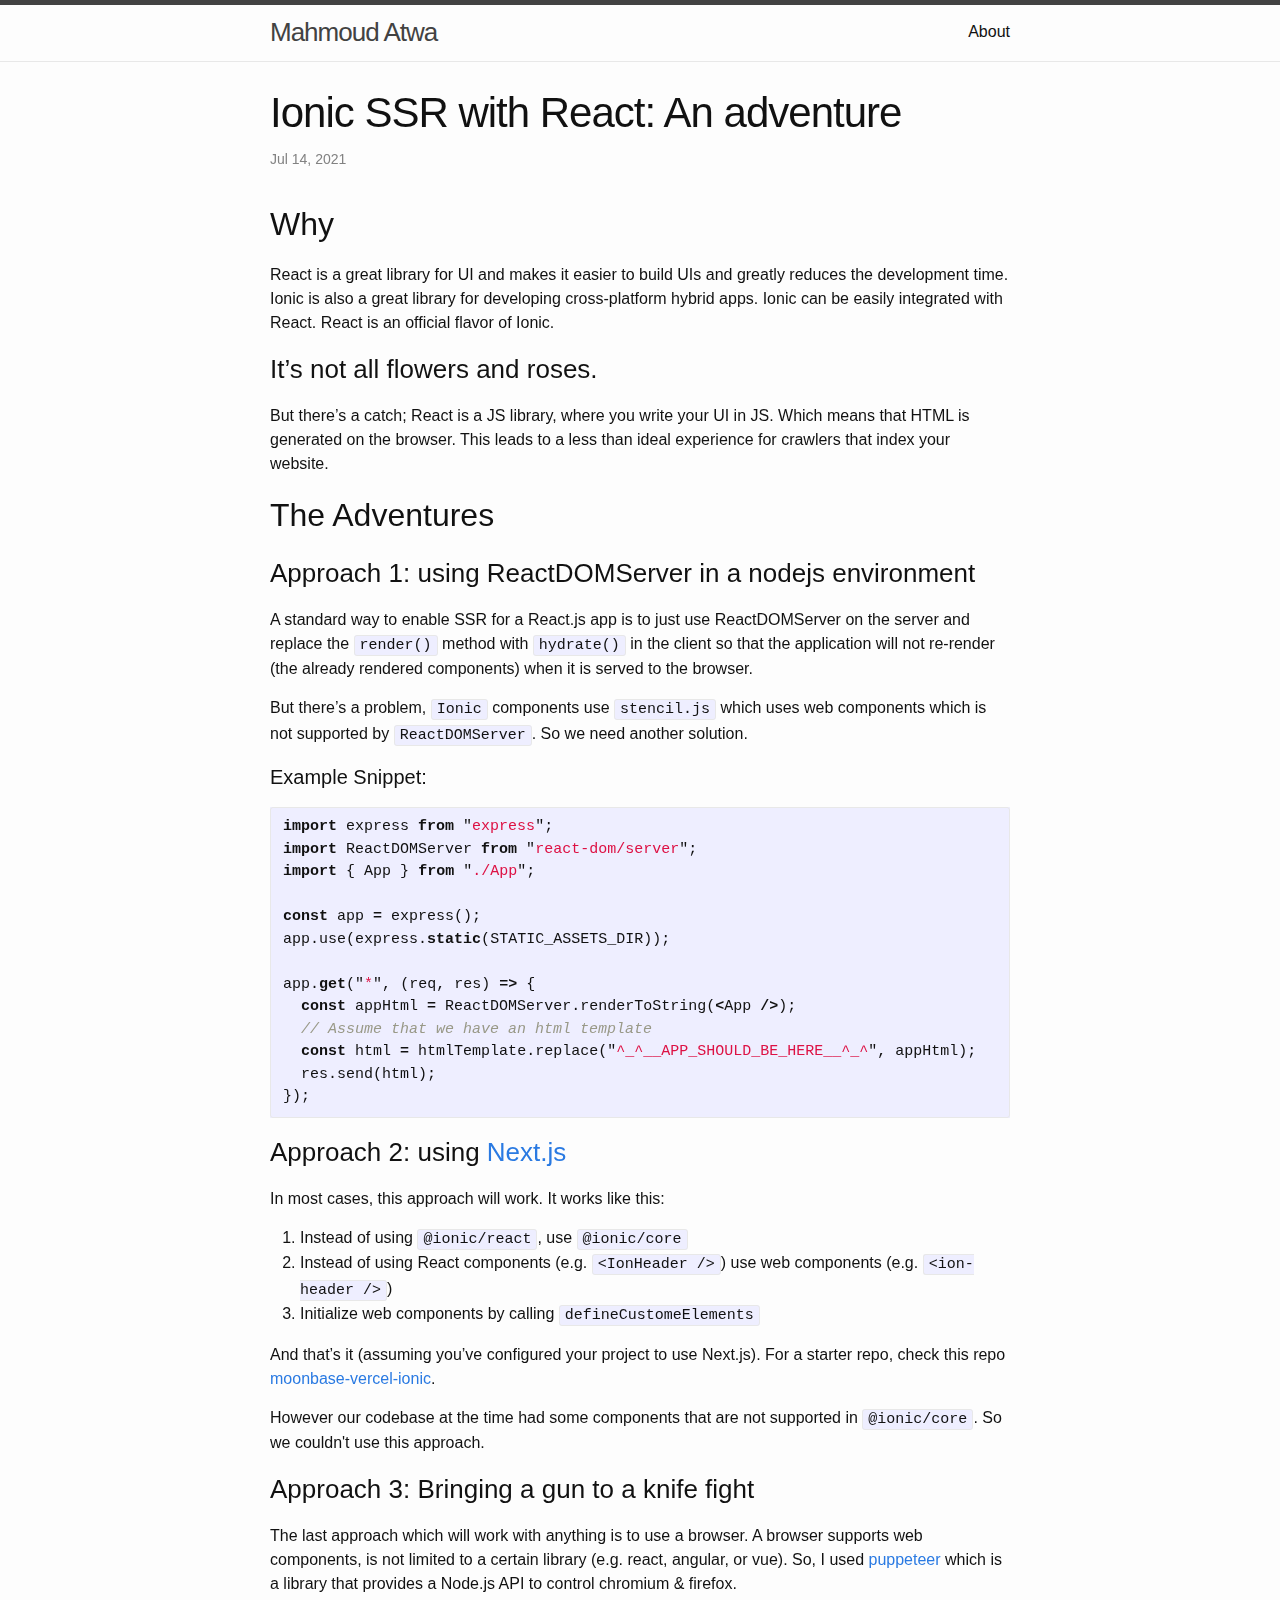
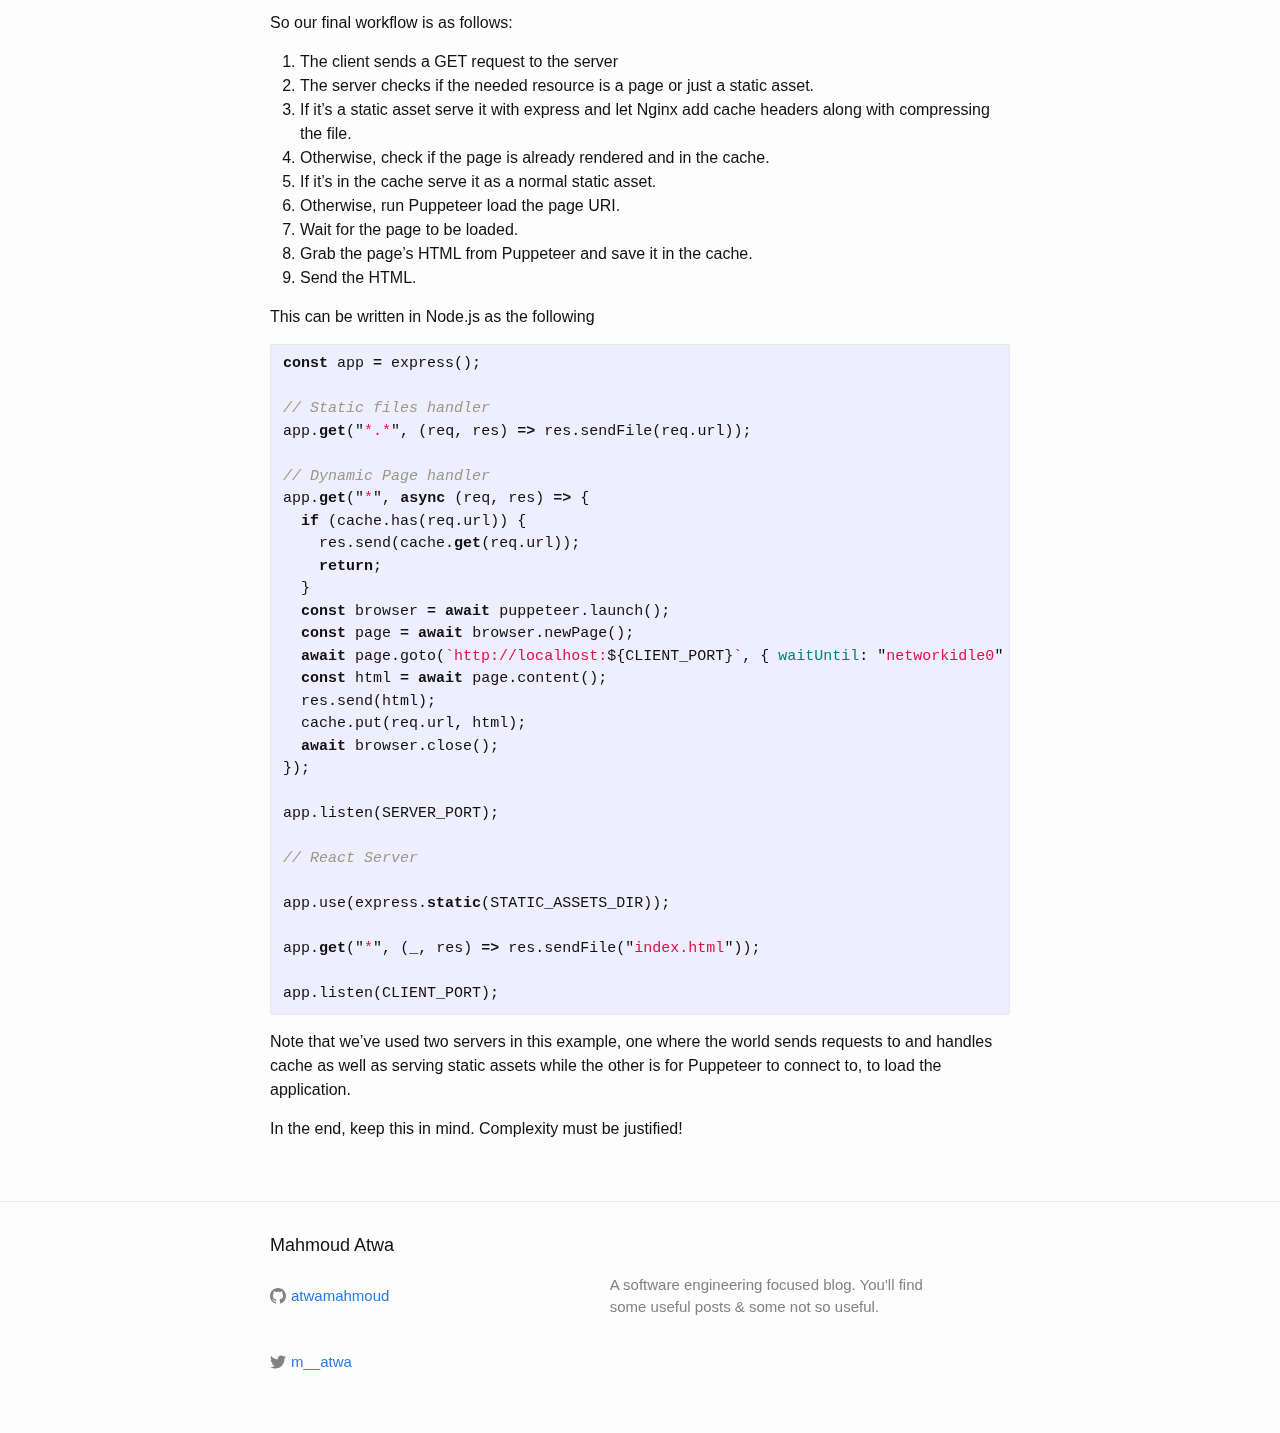
<file: front-end/react/ionic/nodejs/2021/07/14/ionic-react-server-side-rendering.html>
<!DOCTYPE html>
<html lang="en"><head>
  <meta charset="utf-8">
  <meta http-equiv="X-UA-Compatible" content="IE=edge">
  <meta name="viewport" content="width=device-width, initial-scale=1"><!-- Begin Jekyll SEO tag v2.7.1 -->
<title>Ionic SSR with React: An adventure | Mahmoud Atwa</title>
<meta name="generator" content="Jekyll v4.2.0" />
<meta property="og:title" content="Ionic SSR with React: An adventure" />
<meta property="og:locale" content="en_US" />
<meta name="description" content="Why" />
<meta property="og:description" content="Why" />
<link rel="canonical" href="https://atwa.me/front-end/react/ionic/nodejs/2021/07/14/ionic-react-server-side-rendering.html" />
<meta property="og:url" content="https://atwa.me/front-end/react/ionic/nodejs/2021/07/14/ionic-react-server-side-rendering.html" />
<meta property="og:site_name" content="Mahmoud Atwa" />
<meta property="og:type" content="article" />
<meta property="article:published_time" content="2021-07-14T00:56:00+02:00" />
<meta name="twitter:card" content="summary" />
<meta property="twitter:title" content="Ionic SSR with React: An adventure" />
<script type="application/ld+json">
{"url":"https://atwa.me/front-end/react/ionic/nodejs/2021/07/14/ionic-react-server-side-rendering.html","headline":"Ionic SSR with React: An adventure","dateModified":"2021-07-14T00:56:00+02:00","datePublished":"2021-07-14T00:56:00+02:00","description":"Why","mainEntityOfPage":{"@type":"WebPage","@id":"https://atwa.me/front-end/react/ionic/nodejs/2021/07/14/ionic-react-server-side-rendering.html"},"@type":"BlogPosting","@context":"https://schema.org"}</script>
<!-- End Jekyll SEO tag -->
<link rel="stylesheet" href="/assets/main.css"><link type="application/atom+xml" rel="alternate" href="https://atwa.me/feed.xml" title="Mahmoud Atwa" /></head>
<!-- Global site tag (gtag.js) - Google Analytics -->
<script async src="https://www.googletagmanager.com/gtag/js?id=G-YCQ5F2ML7N"></script>
<script>
  window.dataLayer = window.dataLayer || [];
  function gtag(){dataLayer.push(arguments);}
  gtag('js', new Date());

  gtag('config', 'G-YCQ5F2ML7N');
</script>
  <body><header class="site-header" role="banner">

  <div class="wrapper"><a class="site-title" rel="author" href="/">Mahmoud Atwa</a><nav class="site-nav">
        <input type="checkbox" id="nav-trigger" class="nav-trigger" />
        <label for="nav-trigger">
          <span class="menu-icon">
            <svg viewBox="0 0 18 15" width="18px" height="15px">
              <path d="M18,1.484c0,0.82-0.665,1.484-1.484,1.484H1.484C0.665,2.969,0,2.304,0,1.484l0,0C0,0.665,0.665,0,1.484,0 h15.032C17.335,0,18,0.665,18,1.484L18,1.484z M18,7.516C18,8.335,17.335,9,16.516,9H1.484C0.665,9,0,8.335,0,7.516l0,0 c0-0.82,0.665-1.484,1.484-1.484h15.032C17.335,6.031,18,6.696,18,7.516L18,7.516z M18,13.516C18,14.335,17.335,15,16.516,15H1.484 C0.665,15,0,14.335,0,13.516l0,0c0-0.82,0.665-1.483,1.484-1.483h15.032C17.335,12.031,18,12.695,18,13.516L18,13.516z"/>
            </svg>
          </span>
        </label>

        <div class="trigger"><a class="page-link" href="/about/">About</a></div>
      </nav></div>
</header>
<main class="page-content" aria-label="Content">
      <div class="wrapper">
        <article class="post h-entry" itemscope itemtype="http://schema.org/BlogPosting">

  <header class="post-header">
    <h1 class="post-title p-name" itemprop="name headline">Ionic SSR with React: An adventure</h1>
    <p class="post-meta">
      <time class="dt-published" datetime="2021-07-14T00:56:00+02:00" itemprop="datePublished">Jul 14, 2021
      </time></p>
  </header>

  <div class="post-content e-content" itemprop="articleBody">
    <h2 id="why">Why</h2>

<p>React is a great library for UI and makes it easier to build UIs and greatly reduces the development time. Ionic is also a great library for developing cross-platform hybrid apps. Ionic can be easily integrated with React.
React is an official flavor of Ionic.</p>

<h3 id="its-not-all-flowers-and-roses">It’s not all flowers and roses.</h3>

<p>But there’s a catch; React is a JS library, where you write your UI in JS. Which means that HTML is generated on the browser. This leads to a less than ideal experience for crawlers that index your website.</p>

<h2 id="the-adventures">The Adventures</h2>

<h3 id="approach-1-using-reactdomserver-in-a-nodejs-environment">Approach 1: using ReactDOMServer in a nodejs environment</h3>

<p>A standard way to enable SSR for a React.js app is to just use ReactDOMServer on the server and replace the <code class="language-plaintext highlighter-rouge">render()</code> method with <code class="language-plaintext highlighter-rouge">hydrate()</code> in the client so that the application will not re-render (the already rendered components) when it is served to the browser.</p>

<p>But there’s a problem, <code class="language-plaintext highlighter-rouge">Ionic</code> components use <code class="language-plaintext highlighter-rouge">stencil.js</code> which uses web components which is not supported by <code class="language-plaintext highlighter-rouge">ReactDOMServer</code>. So we need another solution.</p>

<h4 id="example-snippet">Example Snippet:</h4>

<div class="language-js highlighter-rouge"><div class="highlight"><pre class="highlight"><code><span class="k">import</span> <span class="nx">express</span> <span class="k">from</span> <span class="dl">"</span><span class="s2">express</span><span class="dl">"</span><span class="p">;</span>
<span class="k">import</span> <span class="nx">ReactDOMServer</span> <span class="k">from</span> <span class="dl">"</span><span class="s2">react-dom/server</span><span class="dl">"</span><span class="p">;</span>
<span class="k">import</span> <span class="p">{</span> <span class="nx">App</span> <span class="p">}</span> <span class="k">from</span> <span class="dl">"</span><span class="s2">./App</span><span class="dl">"</span><span class="p">;</span>

<span class="kd">const</span> <span class="nx">app</span> <span class="o">=</span> <span class="nx">express</span><span class="p">();</span>
<span class="nx">app</span><span class="p">.</span><span class="nx">use</span><span class="p">(</span><span class="nx">express</span><span class="p">.</span><span class="kd">static</span><span class="p">(</span><span class="nx">STATIC_ASSETS_DIR</span><span class="p">));</span>

<span class="nx">app</span><span class="p">.</span><span class="kd">get</span><span class="p">(</span><span class="dl">"</span><span class="s2">*</span><span class="dl">"</span><span class="p">,</span> <span class="p">(</span><span class="nx">req</span><span class="p">,</span> <span class="nx">res</span><span class="p">)</span> <span class="o">=&gt;</span> <span class="p">{</span>
  <span class="kd">const</span> <span class="nx">appHtml</span> <span class="o">=</span> <span class="nx">ReactDOMServer</span><span class="p">.</span><span class="nx">renderToString</span><span class="p">(</span><span class="o">&lt;</span><span class="nx">App</span> <span class="o">/&gt;</span><span class="p">);</span>
  <span class="c1">// Assume that we have an html template</span>
  <span class="kd">const</span> <span class="nx">html</span> <span class="o">=</span> <span class="nx">htmlTemplate</span><span class="p">.</span><span class="nx">replace</span><span class="p">(</span><span class="dl">"</span><span class="s2">^_^__APP_SHOULD_BE_HERE__^_^</span><span class="dl">"</span><span class="p">,</span> <span class="nx">appHtml</span><span class="p">);</span>
  <span class="nx">res</span><span class="p">.</span><span class="nx">send</span><span class="p">(</span><span class="nx">html</span><span class="p">);</span>
<span class="p">});</span>
</code></pre></div></div>

<h3 id="approach-2-using-nextjs">Approach 2: using <a href="https://nextjs.org">Next.js</a></h3>

<p>In most cases, this approach will work. It works like this:</p>

<ol>
  <li>Instead of using <code class="language-plaintext highlighter-rouge">@ionic/react</code>, use <code class="language-plaintext highlighter-rouge">@ionic/core</code></li>
  <li>Instead of using React components (e.g. <code class="language-plaintext highlighter-rouge">&lt;IonHeader /&gt;</code>) use web components (e.g. <code class="language-plaintext highlighter-rouge">&lt;ion-header /&gt;</code>)</li>
  <li>Initialize web components by calling <code class="language-plaintext highlighter-rouge">defineCustomeElements</code></li>
</ol>

<p>And that’s it (assuming you’ve configured your project to use Next.js). For a starter repo, check this repo <a href="https://github.com/adaept/moonbase-vercel-ionic">moonbase-vercel-ionic</a>.</p>

<p>However our codebase at the time had some components that are not supported in <code class="language-plaintext highlighter-rouge">@ionic/core</code>. So we couldn't use this approach.</p>

<h3 id="approach-3-bringing-a-gun-to-a-knife-fight">Approach 3: Bringing a gun to a knife fight</h3>

<p>The last approach which will work with anything is to use a browser. A browser supports web components, is not limited to a certain library (e.g. react, angular, or vue). So, I used <a href="https://github.com/puppeteer/puppeteer">puppeteer</a> which is a library that provides a Node.js API to control chromium &amp; firefox.</p>

<p>So our final workflow is as follows:</p>

<ol>
  <li>The client sends a GET request to the server</li>
  <li>The server checks if the needed resource is a page or just a static asset.</li>
  <li>If it’s a static asset serve it with express and let Nginx add cache headers along with compressing the file.</li>
  <li>Otherwise, check if the page is already rendered and in the cache.</li>
  <li>If it’s in the cache serve it as a normal static asset.</li>
  <li>Otherwise, run Puppeteer load the page URI.</li>
  <li>Wait for the page to be loaded.</li>
  <li>Grab the page’s HTML from Puppeteer and save it in the cache.</li>
  <li>Send the HTML.</li>
</ol>

<p>This can be written in Node.js as the following</p>

<div class="language-js highlighter-rouge"><div class="highlight"><pre class="highlight"><code><span class="kd">const</span> <span class="nx">app</span> <span class="o">=</span> <span class="nx">express</span><span class="p">();</span>

<span class="c1">// Static files handler</span>
<span class="nx">app</span><span class="p">.</span><span class="kd">get</span><span class="p">(</span><span class="dl">"</span><span class="s2">*.*</span><span class="dl">"</span><span class="p">,</span> <span class="p">(</span><span class="nx">req</span><span class="p">,</span> <span class="nx">res</span><span class="p">)</span> <span class="o">=&gt;</span> <span class="nx">res</span><span class="p">.</span><span class="nx">sendFile</span><span class="p">(</span><span class="nx">req</span><span class="p">.</span><span class="nx">url</span><span class="p">));</span>

<span class="c1">// Dynamic Page handler</span>
<span class="nx">app</span><span class="p">.</span><span class="kd">get</span><span class="p">(</span><span class="dl">"</span><span class="s2">*</span><span class="dl">"</span><span class="p">,</span> <span class="k">async</span> <span class="p">(</span><span class="nx">req</span><span class="p">,</span> <span class="nx">res</span><span class="p">)</span> <span class="o">=&gt;</span> <span class="p">{</span>
  <span class="k">if</span> <span class="p">(</span><span class="nx">cache</span><span class="p">.</span><span class="nx">has</span><span class="p">(</span><span class="nx">req</span><span class="p">.</span><span class="nx">url</span><span class="p">))</span> <span class="p">{</span>
    <span class="nx">res</span><span class="p">.</span><span class="nx">send</span><span class="p">(</span><span class="nx">cache</span><span class="p">.</span><span class="kd">get</span><span class="p">(</span><span class="nx">req</span><span class="p">.</span><span class="nx">url</span><span class="p">));</span>
    <span class="k">return</span><span class="p">;</span>
  <span class="p">}</span>
  <span class="kd">const</span> <span class="nx">browser</span> <span class="o">=</span> <span class="k">await</span> <span class="nx">puppeteer</span><span class="p">.</span><span class="nx">launch</span><span class="p">();</span>
  <span class="kd">const</span> <span class="nx">page</span> <span class="o">=</span> <span class="k">await</span> <span class="nx">browser</span><span class="p">.</span><span class="nx">newPage</span><span class="p">();</span>
  <span class="k">await</span> <span class="nx">page</span><span class="p">.</span><span class="nx">goto</span><span class="p">(</span><span class="s2">`http://localhost:</span><span class="p">${</span><span class="nx">CLIENT_PORT</span><span class="p">}</span><span class="s2">`</span><span class="p">,</span> <span class="p">{</span> <span class="na">waitUntil</span><span class="p">:</span> <span class="dl">"</span><span class="s2">networkidle0</span><span class="dl">"</span> <span class="p">});</span>
  <span class="kd">const</span> <span class="nx">html</span> <span class="o">=</span> <span class="k">await</span> <span class="nx">page</span><span class="p">.</span><span class="nx">content</span><span class="p">();</span>
  <span class="nx">res</span><span class="p">.</span><span class="nx">send</span><span class="p">(</span><span class="nx">html</span><span class="p">);</span>
  <span class="nx">cache</span><span class="p">.</span><span class="nx">put</span><span class="p">(</span><span class="nx">req</span><span class="p">.</span><span class="nx">url</span><span class="p">,</span> <span class="nx">html</span><span class="p">);</span>
  <span class="k">await</span> <span class="nx">browser</span><span class="p">.</span><span class="nx">close</span><span class="p">();</span>
<span class="p">});</span>

<span class="nx">app</span><span class="p">.</span><span class="nx">listen</span><span class="p">(</span><span class="nx">SERVER_PORT</span><span class="p">);</span>

<span class="c1">// React Server</span>

<span class="nx">app</span><span class="p">.</span><span class="nx">use</span><span class="p">(</span><span class="nx">express</span><span class="p">.</span><span class="kd">static</span><span class="p">(</span><span class="nx">STATIC_ASSETS_DIR</span><span class="p">));</span>

<span class="nx">app</span><span class="p">.</span><span class="kd">get</span><span class="p">(</span><span class="dl">"</span><span class="s2">*</span><span class="dl">"</span><span class="p">,</span> <span class="p">(</span><span class="nx">_</span><span class="p">,</span> <span class="nx">res</span><span class="p">)</span> <span class="o">=&gt;</span> <span class="nx">res</span><span class="p">.</span><span class="nx">sendFile</span><span class="p">(</span><span class="dl">"</span><span class="s2">index.html</span><span class="dl">"</span><span class="p">));</span>

<span class="nx">app</span><span class="p">.</span><span class="nx">listen</span><span class="p">(</span><span class="nx">CLIENT_PORT</span><span class="p">);</span>
</code></pre></div></div>

<p>Note that we’ve used two servers in this example, one where the world sends requests to and handles cache as well as serving static assets while the other is for Puppeteer to connect to, to load the application.</p>

<p>In the end, keep this in mind. Complexity must be justified!</p>

  </div><a class="u-url" href="/front-end/react/ionic/nodejs/2021/07/14/ionic-react-server-side-rendering.html" hidden></a>
</article>

      </div>
    </main><footer class="site-footer h-card">
  <data class="u-url" href="/"></data>

  <div class="wrapper">
    <h2 class="footer-heading">Mahmoud Atwa</h2>

    <div class="footer-col-wrapper">
      <div class="footer-col footer-col-3">
        <ul class="social-media-list">
          <li>
            <a href="https://github.com/atwamahmoud">
              <svg class="svg-icon">
                <use xlink:href="/assets/minima-social-icons.svg#github"></use>
              </svg>
              <span class="username">atwamahmoud</span>
            </a>
          </li>
          <li>
            <a class="last-child" href="https://www.twitter.com/m__atwa">
              <svg class="svg-icon">
                <use xlink:href="/assets/minima-social-icons.svg#twitter"></use>
              </svg>
              <span class="username">m__atwa</span>
            </a>
          </li>
        </ul>
      </div>

      <div class="footer-col footer-col-3">
        <p>
          A software engineering focused blog. You'll find some useful posts
          &amp; some not so useful.
        </p>
      </div>
    </div>
  </div>
</footer>
</body>

</html>
</file>
<file: assets/main.css>
/** Reset some basic elements */
body, h1, h2, h3, h4, h5, h6, p, blockquote, pre, hr, dl, dd, ol, ul, figure { margin: 0; padding: 0; }

/** Basic styling */
body { font: 400 16px/1.5 -apple-system, BlinkMacSystemFont, "Segoe UI", Roboto, Helvetica, Arial, sans-serif, "Apple Color Emoji", "Segoe UI Emoji", "Segoe UI Symbol"; color: #111; background-color: #fdfdfd; -webkit-text-size-adjust: 100%; -webkit-font-feature-settings: "kern" 1; -moz-font-feature-settings: "kern" 1; -o-font-feature-settings: "kern" 1; font-feature-settings: "kern" 1; font-kerning: normal; display: flex; min-height: 100vh; flex-direction: column; }

/** Set `margin-bottom` to maintain vertical rhythm */
h1, h2, h3, h4, h5, h6, p, blockquote, pre, ul, ol, dl, figure, .highlight { margin-bottom: 15px; }

/** `main` element */
main { display: block; /* Default value of `display` of `main` element is 'inline' in IE 11. */ }

/** Images */
img { max-width: 100%; vertical-align: middle; }

/** Figures */
figure > img { display: block; }

figcaption { font-size: 14px; }

/** Lists */
ul, ol { margin-left: 30px; }

li > ul, li > ol { margin-bottom: 0; }

/** Headings */
h1, h2, h3, h4, h5, h6 { font-weight: 400; }

/** Links */
a { color: #2a7ae2; text-decoration: none; align-items: center; }

a:visited { color: #1756a9; }

a:hover { color: #111; text-decoration: underline; }

.social-media-list a { min-height: 45px; display: flex; }

.social-media-list a.last-child { margin-top: 16px; }

.social-media-list a:hover { text-decoration: none; }

.social-media-list a:hover .username { text-decoration: underline; }

/** Blockquotes */
blockquote { color: #828282; border-left: 4px solid #e8e8e8; padding-left: 15px; font-size: 18px; letter-spacing: -1px; font-style: italic; }

blockquote > :last-child { margin-bottom: 0; }

/** Code formatting */
pre, code { font-size: 15px; border: 1px solid #e8e8e8; border-radius: 3px; background-color: #eef; }

code { padding: 1px 5px; }

pre { padding: 8px 12px; overflow-x: auto; }

pre > code { border: 0; padding-right: 0; padding-left: 0; }

/** Wrapper */
.wrapper { max-width: -webkit-calc(800px - (30px * 2)); max-width: calc(800px - (30px * 2)); margin-right: auto; margin-left: auto; padding-right: 30px; padding-left: 30px; }

@media screen and (max-width: 800px) { .wrapper { max-width: -webkit-calc(800px - (30px)); max-width: calc(800px - (30px)); padding-right: 15px; padding-left: 15px; } }

/** Clearfix */
.footer-col-wrapper:after, .wrapper:after { content: ""; display: table; clear: both; }

/** Icons */
.svg-icon { width: 16px; height: 16px; display: inline-block; fill: #828282; padding-right: 5px; vertical-align: text-top; }

.social-media-list li + li { padding-top: 5px; }

/** Tables */
table { margin-bottom: 30px; width: 100%; text-align: left; color: #3f3f3f; border-collapse: collapse; border: 1px solid #e8e8e8; }

table tr:nth-child(even) { background-color: #f7f7f7; }

table th, table td { padding: 10px 15px; }

table th { background-color: #f0f0f0; border: 1px solid #dedede; border-bottom-color: #c9c9c9; }

table td { border: 1px solid #e8e8e8; }

/** Site header */
.site-header { border-top: 5px solid #424242; border-bottom: 1px solid #e8e8e8; min-height: 55.95px; position: relative; }

.site-title { font-size: 26px; font-weight: 300; line-height: 54px; letter-spacing: -1px; margin-bottom: 0; float: left; }

.site-title, .site-title:visited { color: #424242; }

.site-nav { float: right; line-height: 54px; }

.site-nav .nav-trigger { display: none; }

.site-nav .menu-icon { display: none; }

.site-nav .page-link { color: #111; line-height: 1.5; }

.site-nav .page-link:not(:last-child) { margin-right: 20px; }

@media screen and (max-width: 600px) { .site-nav { position: absolute; top: 9px; right: 15px; background-color: #fdfdfd; border: 1px solid #e8e8e8; border-radius: 5px; text-align: right; } .site-nav label[for="nav-trigger"] { display: block; float: right; width: 36px; height: 36px; z-index: 2; cursor: pointer; } .site-nav .menu-icon { display: block; float: right; width: 36px; height: 26px; line-height: 0; padding-top: 10px; text-align: center; } .site-nav .menu-icon > svg { fill: #424242; } .site-nav input ~ .trigger { clear: both; display: none; } .site-nav input:checked ~ .trigger { display: block; padding-bottom: 5px; } .site-nav .page-link { display: block; padding: 5px 10px; margin-left: 20px; } .site-nav .page-link:not(:last-child) { margin-right: 0; } }

/** Site footer */
.site-footer { border-top: 1px solid #e8e8e8; padding: 30px 0; }

.footer-heading { font-size: 18px; margin-bottom: 15px; }

.contact-list, .social-media-list { list-style: none; margin-left: 0; }

.footer-col-wrapper { font-size: 15px; color: #828282; margin-left: -15px; }

.footer-col { float: left; margin-bottom: 15px; padding-left: 15px; }

.footer-col-1 { width: -webkit-calc(35% - (30px / 2)); width: calc(35% - (30px / 2)); }

.footer-col-2 { width: -webkit-calc(20% - (30px / 2)); width: calc(20% - (30px / 2)); }

.footer-col-3 { width: -webkit-calc(45% - (30px / 2)); width: calc(45% - (30px / 2)); }

@media screen and (max-width: 800px) { .footer-col-1, .footer-col-2 { width: -webkit-calc(50% - (30px / 2)); width: calc(50% - (30px / 2)); } .footer-col-3 { width: -webkit-calc(100% - (30px / 2)); width: calc(100% - (30px / 2)); } }

@media screen and (max-width: 600px) { .footer-col { float: none; width: -webkit-calc(100% - (30px / 2)); width: calc(100% - (30px / 2)); } }

/** Page content */
.page-content { padding: 30px 0; flex: 1; }

.page-heading { font-size: 32px; }

.post-list-heading { font-size: 28px; }

.post-list { margin-left: 0; list-style: none; }

.post-list > li { margin-bottom: 30px; }

.post-meta { font-size: 14px; color: #828282; }

.post-link { display: block; font-size: 24px; }

/** Posts */
.post-header { margin-bottom: 30px; }

.post-title { font-size: 42px; letter-spacing: -1px; line-height: 1; }

@media screen and (max-width: 800px) { .post-title { font-size: 36px; } }

.post-content { margin-bottom: 30px; }

.post-content h2 { font-size: 32px; }

@media screen and (max-width: 800px) { .post-content h2 { font-size: 28px; } }

.post-content h3 { font-size: 26px; }

@media screen and (max-width: 800px) { .post-content h3 { font-size: 22px; } }

.post-content h4 { font-size: 20px; }

@media screen and (max-width: 800px) { .post-content h4 { font-size: 18px; } }

/** Syntax highlighting styles */
.highlight { background: #fff; }

.highlighter-rouge .highlight { background: #eef; }

.highlight .c { color: #998; font-style: italic; }

.highlight .err { color: #a61717; background-color: #e3d2d2; }

.highlight .k { font-weight: bold; }

.highlight .o { font-weight: bold; }

.highlight .cm { color: #998; font-style: italic; }

.highlight .cp { color: #999; font-weight: bold; }

.highlight .c1 { color: #998; font-style: italic; }

.highlight .cs { color: #999; font-weight: bold; font-style: italic; }

.highlight .gd { color: #000; background-color: #fdd; }

.highlight .gd .x { color: #000; background-color: #faa; }

.highlight .ge { font-style: italic; }

.highlight .gr { color: #a00; }

.highlight .gh { color: #999; }

.highlight .gi { color: #000; background-color: #dfd; }

.highlight .gi .x { color: #000; background-color: #afa; }

.highlight .go { color: #888; }

.highlight .gp { color: #555; }

.highlight .gs { font-weight: bold; }

.highlight .gu { color: #aaa; }

.highlight .gt { color: #a00; }

.highlight .kc { font-weight: bold; }

.highlight .kd { font-weight: bold; }

.highlight .kp { font-weight: bold; }

.highlight .kr { font-weight: bold; }

.highlight .kt { color: #458; font-weight: bold; }

.highlight .m { color: #099; }

.highlight .s { color: #d14; }

.highlight .na { color: #008080; }

.highlight .nb { color: #0086B3; }

.highlight .nc { color: #458; font-weight: bold; }

.highlight .no { color: #008080; }

.highlight .ni { color: #800080; }

.highlight .ne { color: #900; font-weight: bold; }

.highlight .nf { color: #900; font-weight: bold; }

.highlight .nn { color: #555; }

.highlight .nt { color: #000080; }

.highlight .nv { color: #008080; }

.highlight .ow { font-weight: bold; }

.highlight .w { color: #bbb; }

.highlight .mf { color: #099; }

.highlight .mh { color: #099; }

.highlight .mi { color: #099; }

.highlight .mo { color: #099; }

.highlight .sb { color: #d14; }

.highlight .sc { color: #d14; }

.highlight .sd { color: #d14; }

.highlight .s2 { color: #d14; }

.highlight .se { color: #d14; }

.highlight .sh { color: #d14; }

.highlight .si { color: #d14; }

.highlight .sx { color: #d14; }

.highlight .sr { color: #009926; }

.highlight .s1 { color: #d14; }

.highlight .ss { color: #990073; }

.highlight .bp { color: #999; }

.highlight .vc { color: #008080; }

.highlight .vg { color: #008080; }

.highlight .vi { color: #008080; }

.highlight .il { color: #099; }

/*# sourceMappingURL=main.css.map */
</file>
